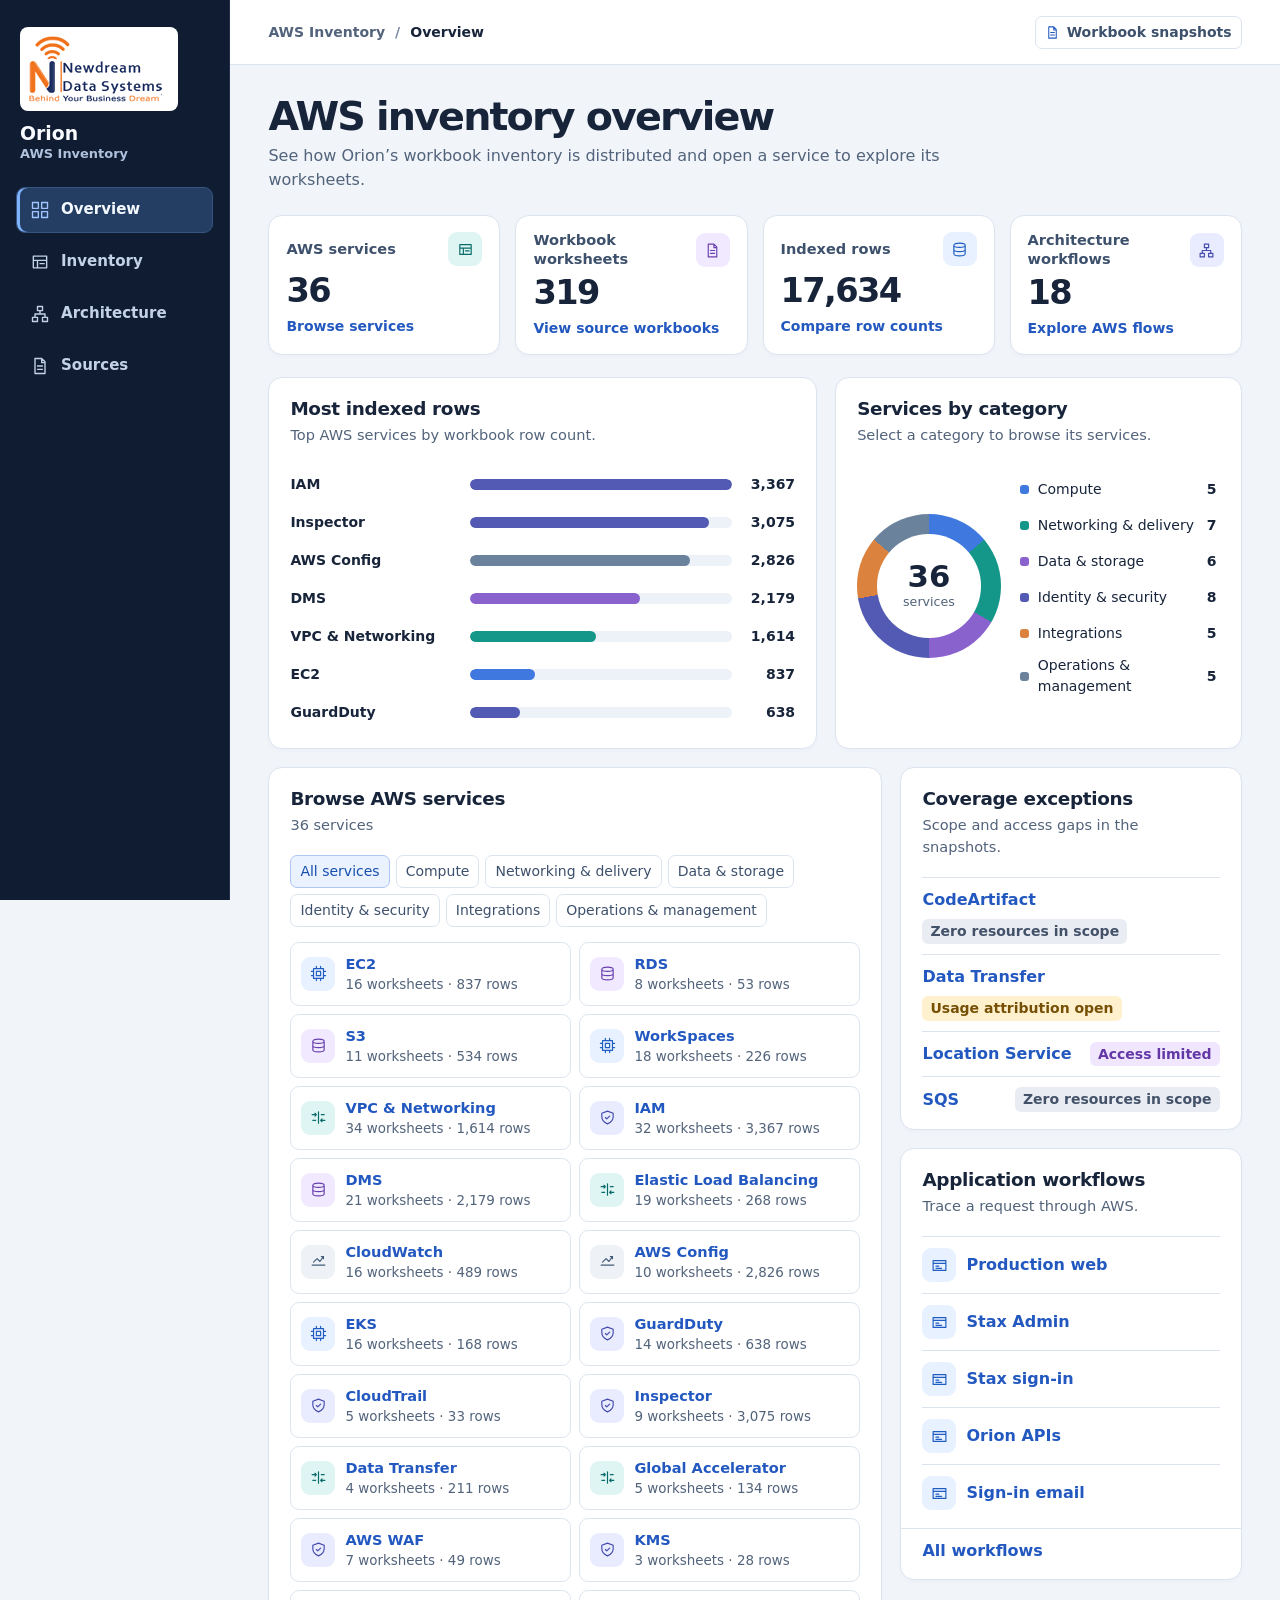
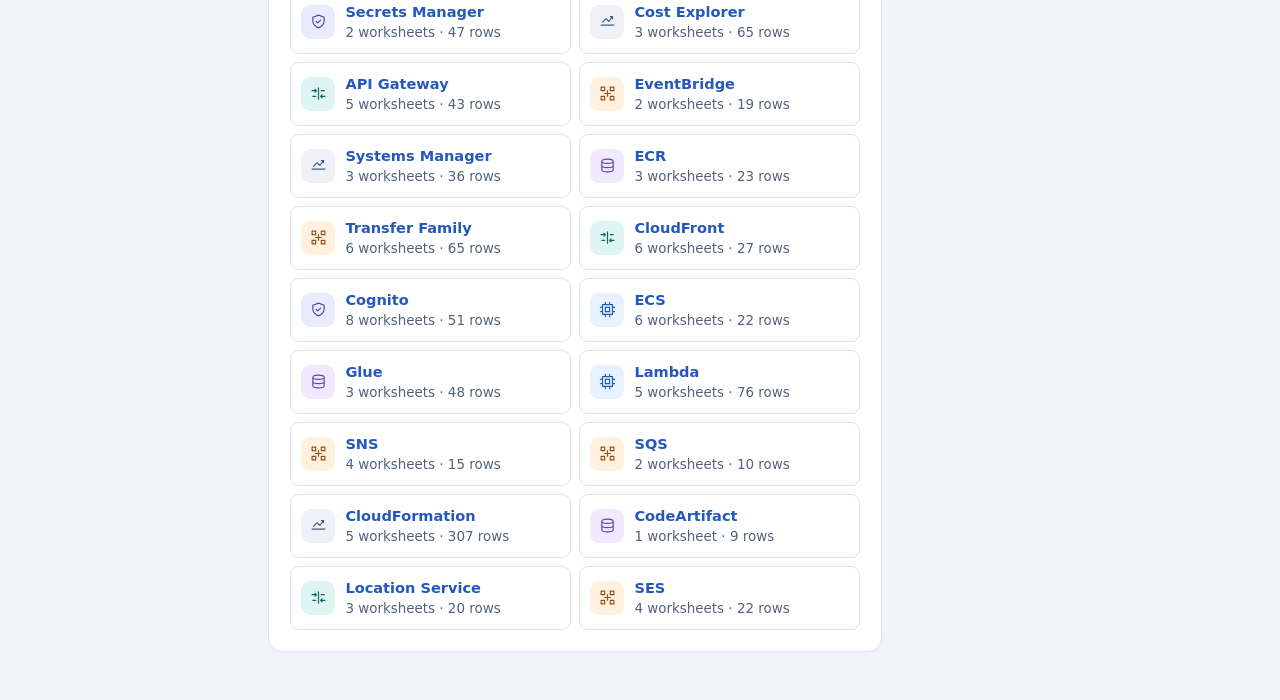
<file: index.html>
<!doctype html>
<html lang="en">
<head>
    <meta charset="utf-8">
    <meta name="viewport" content="width=device-width, initial-scale=1">
    <title>Overview | Orion AWS Inventory</title>
    <link rel="icon" type="image/png" href="assets/branding/favicon.png">
    <link rel="stylesheet" href="assets/site.css">
    <script defer src="assets/jquery.min.js"></script>
    <script defer src="assets/data.js"></script>
    <script defer src="assets/worksheet-data.js"></script>
    <script defer src="assets/architecture-data.js"></script>
    <script defer src="assets/site.js"></script>
</head>
<body>
    <a class="skip" href="#main">Skip to content</a>
    <aside class="sidebar" id="sidebar">
        <div class="sidebar-head">
            <a class="brand" href="index.html">
                <span class="brand-logo"><img src="assets/branding/NDS_Logo.png" alt="Newdream Data Systems" width="140" height="70"></span>
                <span>Orion <small>AWS Inventory</small></span>
            </a>
            <button id="menu-close" class="icon-button menu-close" type="button" aria-label="Close menu" data-icon="close"></button>
        </div>
        <nav aria-label="Main navigation">
                <a href="index.html" data-icon="overview" aria-current="page">Overview</a>
                <a href="inventory.html" data-icon="inventory">Inventory</a>
                <a href="architecture.html" data-icon="architecture">Architecture</a>
                <a href="sources.html" data-icon="sources">Sources</a>
        </nav>
    </aside>
    <div class="menu-shade" id="menu-shade" hidden></div>
    <div class="workspace">
        <header class="topbar">
            <div class="topbar-location">
                <button type="button" id="menu-open" class="icon-button menu-open" aria-label="Open menu" aria-expanded="false" aria-controls="sidebar" data-icon="menu"></button>
                <span class="mobile-brand">Orion AWS Inventory</span>
                <span class="topbar-parent">AWS Inventory</span>
                <span class="breadcrumb-divider" aria-hidden="true">/</span>
                <span class="topbar-page">Overview</span>
            </div>
            <a class="snapshot" href="sources.html" data-icon="sources">Workbook snapshots</a>
        </header>
        <main id="main" tabindex="-1">
        <div class="pagehead">
            <h1>AWS inventory overview</h1>
            <p>See how Orion’s workbook inventory is distributed and open a service to explore its worksheets.</p>
        </div>
        <section id="summary" class="stats" aria-label="Inventory summary"></section>
        <div class="overview-grid overview-charts">
            <section class="panel" aria-labelledby="volume-heading">
                <div class="section-title">
                    <div><h2 id="volume-heading">Most indexed rows</h2><p>Top AWS services by workbook row count.</p></div>
                </div>
                <ol id="service-volume" class="volume-chart" aria-labelledby="volume-heading"></ol>
            </section>
            <section class="panel" aria-labelledby="category-heading">
                <div class="section-title"><div><h2 id="category-heading">Services by category</h2><p>Select a category to browse its services.</p></div></div>
                <div class="category-chart">
                    <div class="category-ring" id="category-ring" aria-hidden="true">
                        <div><strong id="category-total"></strong><span>services</span></div>
                    </div>
                    <ul id="category-legend" class="category-legend"></ul>
                </div>
            </section>
        </div>
        <div class="overview-grid overview-browse">
            <section class="panel service-directory" id="service-coverage" aria-labelledby="service-heading">
                <div class="section-title">
                    <div><h2 id="service-heading" tabindex="-1">Browse AWS services</h2><p id="directory-count" role="status"></p></div>
                </div>
                <div id="category-filters" class="category-filters" role="group" aria-label="Filter services by category"></div>
                <ul id="service-directory" class="service-cards"></ul>
            </section>
            <aside class="overview-aside" aria-label="Coverage and workflows">
                <section class="panel" aria-labelledby="evidence-heading">
                    <div class="section-title"><div><h2 id="evidence-heading">Coverage exceptions</h2><p>Scope and access gaps in the snapshots.</p></div></div>
                    <ul id="exceptions" class="overview-list"></ul>
                </section>
                <section class="panel" aria-labelledby="application-heading">
                    <div class="section-title"><div><h2 id="application-heading">Application workflows</h2><p>Trace a request through AWS.</p></div></div>
                    <ul id="featured-flows" class="overview-list"></ul>
                    <div class="panel-footer"><a href="architecture.html">All workflows</a></div>
                </section>
            </aside>
        </div>
        </main>
    </div>
</body>
</html>
</file>
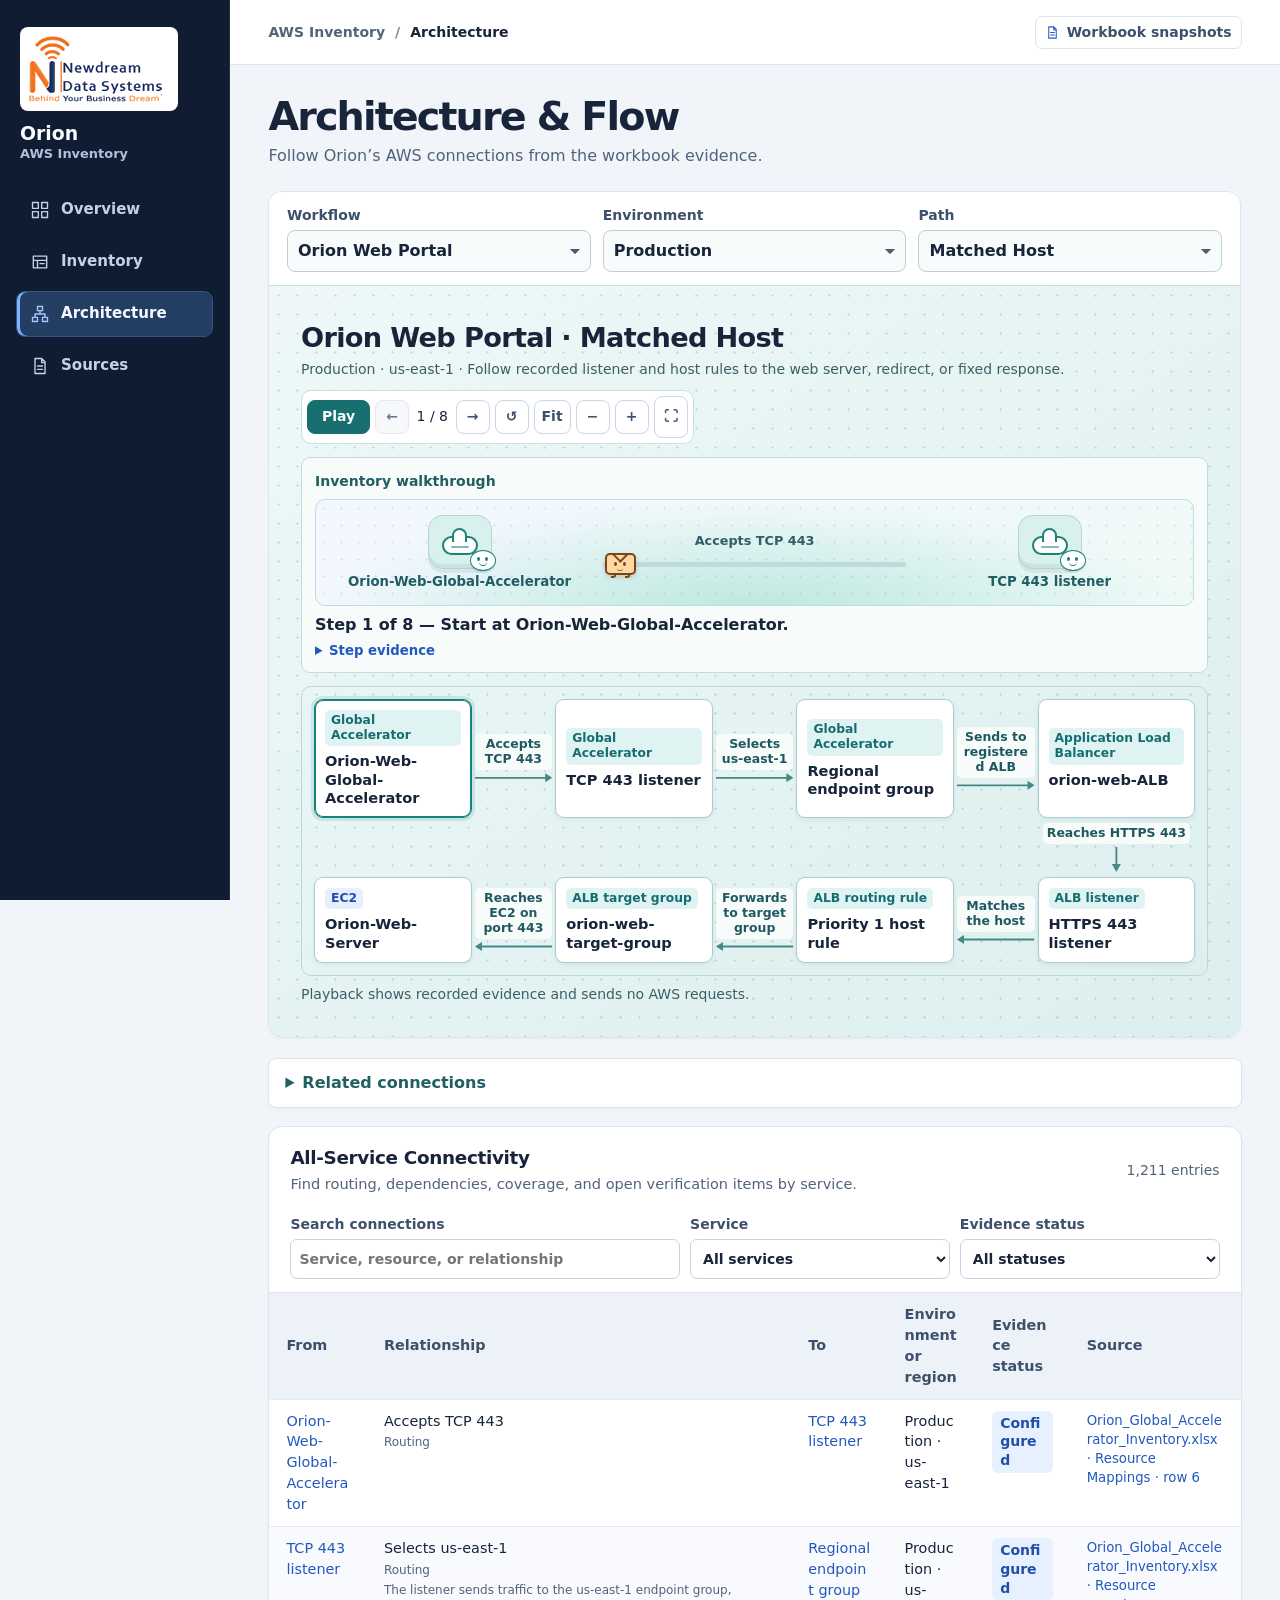
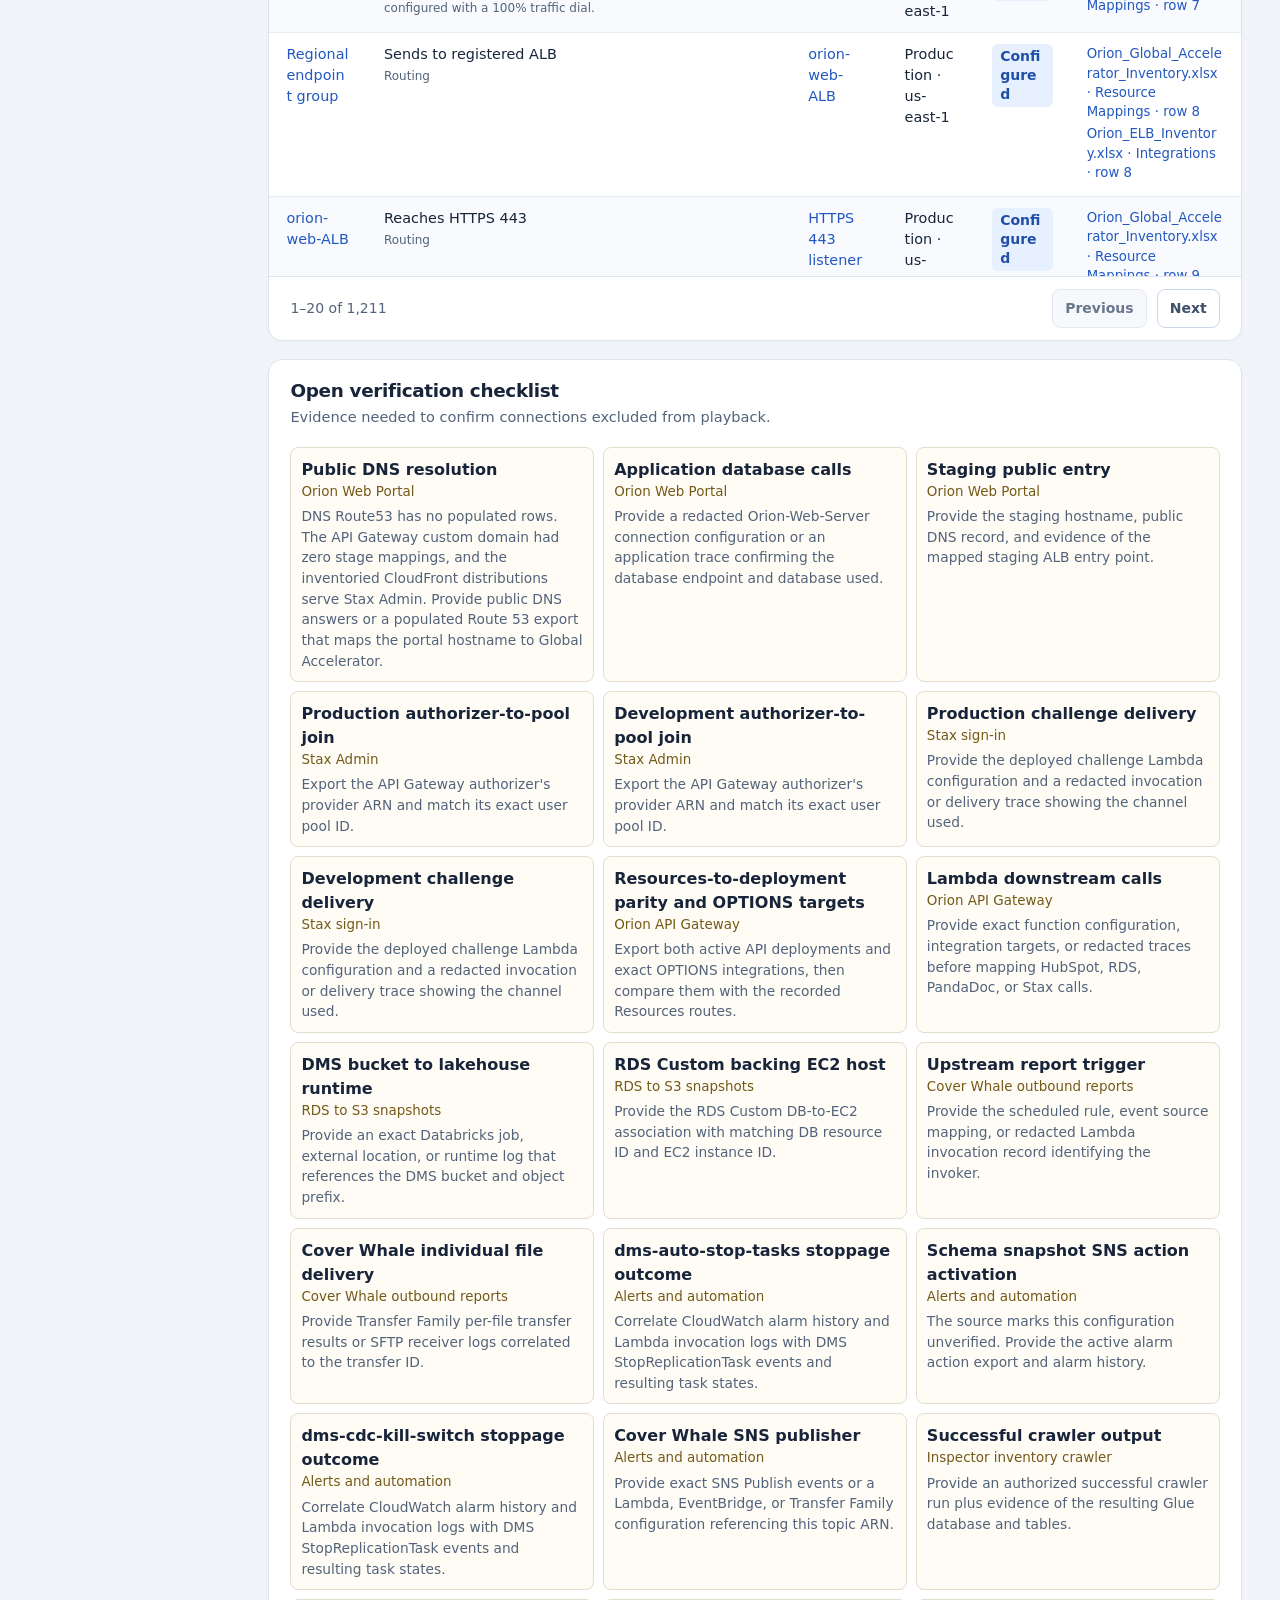
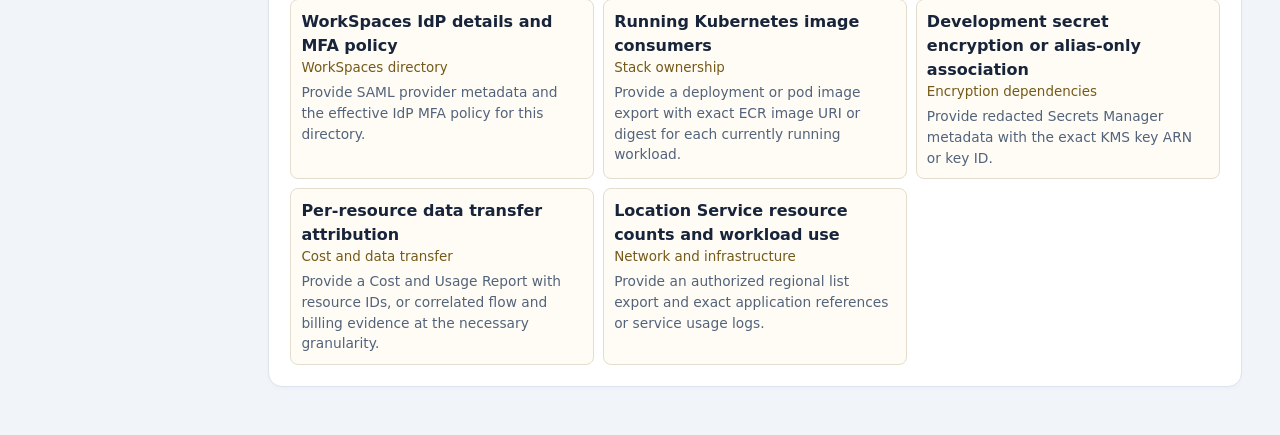
<file: architecture.html>
<!doctype html>
<html lang="en">
<head>
    <meta charset="utf-8">
    <meta name="viewport" content="width=device-width, initial-scale=1">
    <title>Architecture | Orion AWS Inventory</title>
    <link rel="icon" type="image/png" href="assets/branding/favicon.png">
    <link rel="stylesheet" href="assets/site.css">
    <link rel="stylesheet" href="assets/architecture.css">
    <script defer src="assets/jquery.min.js"></script>
    <script defer src="assets/data.js"></script>
    <script defer src="assets/worksheet-data.js"></script>
    <script defer src="assets/site.js"></script>
    <script defer src="assets/architecture-data.js"></script>
    <script defer src="assets/architecture.js"></script>
</head>
<body>
    <a class="skip" href="#main">Skip to content</a>
    <aside class="sidebar" id="sidebar">
        <div class="sidebar-head">
            <a class="brand" href="index.html">
                <span class="brand-logo"><img src="assets/branding/NDS_Logo.png" alt="Newdream Data Systems" width="140" height="70"></span>
                <span>Orion <small>AWS Inventory</small></span>
            </a>
            <button id="menu-close" class="icon-button menu-close" type="button" aria-label="Close menu" data-icon="close"></button>
        </div>
        <nav aria-label="Main navigation">
                <a href="index.html" data-icon="overview">Overview</a>
                <a href="inventory.html" data-icon="inventory">Inventory</a>
                <a href="architecture.html" data-icon="architecture" aria-current="page">Architecture</a>
                <a href="sources.html" data-icon="sources">Sources</a>
        </nav>
    </aside>
    <div class="menu-shade" id="menu-shade" hidden></div>
    <div class="workspace">
        <header class="topbar">
            <div class="topbar-location">
                <button type="button" id="menu-open" class="icon-button menu-open" aria-label="Open menu" aria-expanded="false" aria-controls="sidebar" data-icon="menu"></button>
                <span class="mobile-brand">Orion AWS Inventory</span>
                <span class="topbar-parent">AWS Inventory</span>
                <span class="breadcrumb-divider" aria-hidden="true">/</span>
                <span class="topbar-page">Architecture</span>
            </div>
            <a class="snapshot" href="sources.html" data-icon="sources">Workbook snapshots</a>
        </header>
        <main id="main" tabindex="-1">
        <div class="pagehead">
            <h1>Architecture &amp; Flow</h1>
            <p>Follow Orion’s AWS connections from the workbook evidence.</p>
        </div>
        <section class="panel flow-panel" id="flow-focus" aria-labelledby="flow-title">
            <div class="flow-toolbar">
                <label class="flow-picker">Workflow<select id="flow-catalog"></select></label>
                <label class="flow-picker" id="environment-picker">Environment<select id="flow-environment"></select></label>
                <label class="flow-picker" id="branch-picker">Path<select id="flow-branch"></select></label>
            </div>
            <div class="flow-canvas">
                <div class="walk-head">
                    <div><h2 id="flow-title"></h2><p id="flow-caption"></p></div>
                    <div class="walk-controls" role="group" aria-label="Playback and view controls">
                      <div class="walk-control-group">
                        <button class="button walk-play" id="walk-play" type="button">Play</button>
                        <button class="button" id="walk-prev" type="button" title="Previous step" aria-label="Previous step">←</button>
                        <output id="walk-counter" aria-label="Step"></output>
                        <button class="button" id="walk-next" type="button" title="Next step" aria-label="Next step">→</button>
                        <button class="button" id="walk-replay" type="button" title="Replay from the first step" aria-label="Replay">↺</button>
                      </div>
                      <div class="walk-control-group">
                        <button class="button" id="walk-fit" type="button" title="Fit the diagram to the canvas">Fit</button>
                        <button class="button" id="walk-out" type="button" title="Zoom out" aria-label="Zoom out">−</button>
                        <button class="button" id="walk-in" type="button" title="Zoom in" aria-label="Zoom in">+</button>
                        <button class="button" id="flow-expand" type="button" title="Open full-screen diagram" aria-label="Open full-screen diagram">⛶</button>
                        <button class="button" id="walk-narration" type="button" aria-pressed="false" title="Use an offline voice for spoken narration" hidden>Narration</button>
                      </div>
                    </div>
                </div>
                <div class="walk-explanation" aria-labelledby="walk-label">
                    <strong id="walk-label">Inventory walkthrough</strong>
                    <div id="story-scene" class="story-scene" aria-hidden="true">
                        <div id="story-from" class="story-actor"></div>
                        <div class="story-crossing" id="story-crossing">
                            <span id="story-cue" class="story-cue"></span>
                            <span class="story-rail"><span class="story-trail"></span><span id="story-packet" class="story-packet"><i><span class="packet-face"></span><span class="packet-feet"></span></i></span></span>
                        </div>
                        <div id="story-to" class="story-actor"></div>
                    </div>
                    <p id="walk-step" role="status"></p>
                    <p id="story-reset-note" class="story-reset-note" hidden>Walkthrough complete. Returning to step 1.</p>
                    <details class="walk-step-sources"><summary>Step evidence</summary><div id="walk-evidence" class="walk-evidence"></div></details>
                </div>
                <div id="walk-viewport" class="walk-viewport" tabindex="0" aria-label="Scrollable architecture canvas"><div id="diagrams"></div></div>
                <details class="walk-overlays" id="walk-drilldown" hidden><summary id="walk-drilldown-title"></summary><ul id="walk-records"></ul></details>
                <p class="walk-foot">Playback shows recorded evidence and sends no AWS requests.</p>
            </div>
        </section>
        <details class="panel walk-overlays standalone-connections" id="walk-overlays" hidden>
            <summary>Related connections</summary>
            <ul id="walk-related"></ul>
        </details>
        <section class="panel connectivity" aria-labelledby="connectivity-heading">
            <div class="section-title"><div><h2 id="connectivity-heading">All-Service Connectivity</h2><p>Find routing, dependencies, coverage, and open verification items by service.</p></div><span id="connectivity-count" class="count-label" role="status"></span></div>
            <div class="connectivity-controls">
                <label>Search connections<input id="connectivity-search" type="search" placeholder="Service, resource, or relationship"></label>
                <label>Service<select id="connectivity-service"></select></label>
                <label>Evidence status<select id="connectivity-status"></select></label>
            </div>
            <div class="table-wrap connectivity-scroll" tabindex="0" role="region" aria-label="All-service connectivity table">
                <table aria-labelledby="connectivity-heading"><thead><tr><th scope="col">From</th><th scope="col">Relationship</th><th scope="col">To</th><th scope="col">Environment or region</th><th scope="col">Evidence status</th><th scope="col">Source</th></tr></thead><tbody id="connectivity-rows"></tbody></table>
            </div>
            <nav class="pager" aria-label="Connection pages"><span id="connectivity-range"></span><div class="page-buttons"><button class="button" id="connectivity-prev" type="button">Previous</button><button class="button" id="connectivity-next" type="button">Next</button></div></nav>
        </section>
        <section class="panel connectivity" aria-labelledby="gaps-heading">
            <div class="section-title"><div><h2 id="gaps-heading">Open verification checklist</h2><p>Evidence needed to confirm connections excluded from playback.</p></div></div>
            <ul id="verification-gaps" class="verification-gaps"></ul>
        </section>
        <dialog id="flow-expanded-view" class="flow-expanded-view" aria-labelledby="flow-title"></dialog>
        </main>
    </div>
</body>
</html>
</file>
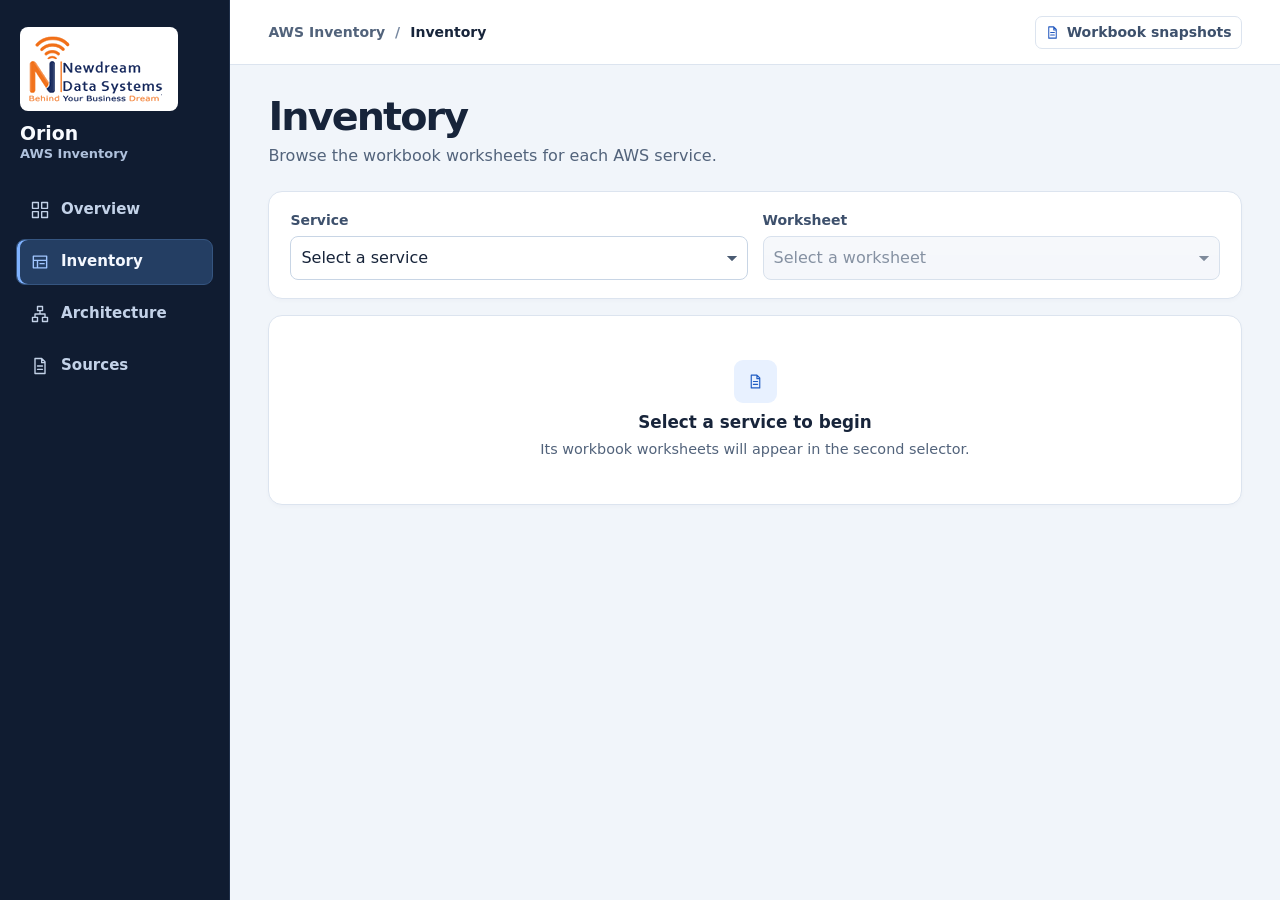
<file: inventory.html>
<!doctype html>
<html lang="en">
<head>
    <meta charset="utf-8">
    <meta name="viewport" content="width=device-width, initial-scale=1">
    <title>Inventory | Orion AWS Inventory</title>
    <link rel="icon" type="image/png" href="assets/branding/favicon.png">
    <link rel="stylesheet" href="assets/site.css">
    <script defer src="assets/jquery.min.js"></script>
    <script defer src="assets/data.js"></script>
    <script defer src="assets/worksheet-data.js"></script>
    <script defer src="assets/site.js"></script>
</head>
<body>
    <a class="skip" href="#main">Skip to content</a>
    <aside class="sidebar" id="sidebar">
        <div class="sidebar-head">
            <a class="brand" href="index.html">
                <span class="brand-logo"><img src="assets/branding/NDS_Logo.png" alt="Newdream Data Systems" width="140" height="70"></span>
                <span>Orion <small>AWS Inventory</small></span>
            </a>
            <button id="menu-close" class="icon-button menu-close" type="button" aria-label="Close menu" data-icon="close"></button>
        </div>
        <nav aria-label="Main navigation">
                <a href="index.html" data-icon="overview">Overview</a>
                <a href="inventory.html" data-icon="inventory" aria-current="page">Inventory</a>
                <a href="architecture.html" data-icon="architecture">Architecture</a>
                <a href="sources.html" data-icon="sources">Sources</a>
        </nav>
    </aside>
    <div class="menu-shade" id="menu-shade" hidden></div>
    <div class="workspace">
        <header class="topbar">
            <div class="topbar-location">
                <button type="button" id="menu-open" class="icon-button menu-open" aria-label="Open menu" aria-expanded="false" aria-controls="sidebar" data-icon="menu"></button>
                <span class="mobile-brand">Orion AWS Inventory</span>
                <span class="topbar-parent">AWS Inventory</span>
                <span class="breadcrumb-divider" aria-hidden="true">/</span>
                <span class="topbar-page">Inventory</span>
            </div>
            <a class="snapshot" href="sources.html" data-icon="sources">Workbook snapshots</a>
        </header>
        <main id="main" tabindex="-1">
        <div class="pagehead">
            <h1>Inventory</h1>
            <p>Browse the workbook worksheets for each AWS service.</p>
        </div>
        <div class="panel inventory-selectors" role="group" aria-label="Choose inventory worksheet">
            <label>Service<select id="service"><option value="">Select a service</option></select></label>
            <label>Worksheet<select id="sheet" disabled><option value="">Select a worksheet</option></select></label>
        </div>
        <section class="panel inventory-panel" aria-label="Worksheet inventory">
            <div class="section-title worksheet-title" id="worksheet-title" hidden>
                <div><h2 id="inventory-heading"></h2><p id="table-hint"></p></div>
                <span id="result" class="count-label" role="status"></span>
            </div>
            <div class="worksheet-search" id="worksheet-search" hidden>
                <label>Search this worksheet<input id="worksheet-query" type="search" placeholder="Search worksheet rows"></label>
            </div>
            <div id="inventory-tables"></div>
            <div class="empty-state" id="empty-inventory" role="status">
                <span class="accent-icon accent-compute" data-icon="sources"></span>
                <strong>Select a service to begin</strong>
                <p>Its workbook worksheets will appear in the second selector.</p>
            </div>
            <nav class="pager" id="inventory-pager" aria-label="Inventory pages" hidden>
                <span id="page-range"></span>
                <div class="page-buttons"><button type="button" id="prev" class="button">Previous</button><span id="page-indicator" role="status"></span><button type="button" id="next" class="button">Next</button></div>
            </nav>
        </section>
        <dialog id="resource" aria-labelledby="resource-title">
            <div class="dialog-body">
                <div class="detail-top"><span id="resource-service"></span><form method="dialog"><button class="button" autofocus>Close</button></form></div>
                <h2 id="resource-title"></h2>
                <div id="resource-evidence"></div>
                <section class="detail-source" aria-labelledby="source-heading">
                    <h3 id="source-heading">Source reference</h3><p id="resource-source"></p><a id="resource-worksheet">Browse worksheet records</a>
                </section>
                <dl id="resource-meta"></dl>
            </div>
        </dialog>
        </main>
    </div>
</body>
</html>
</file>
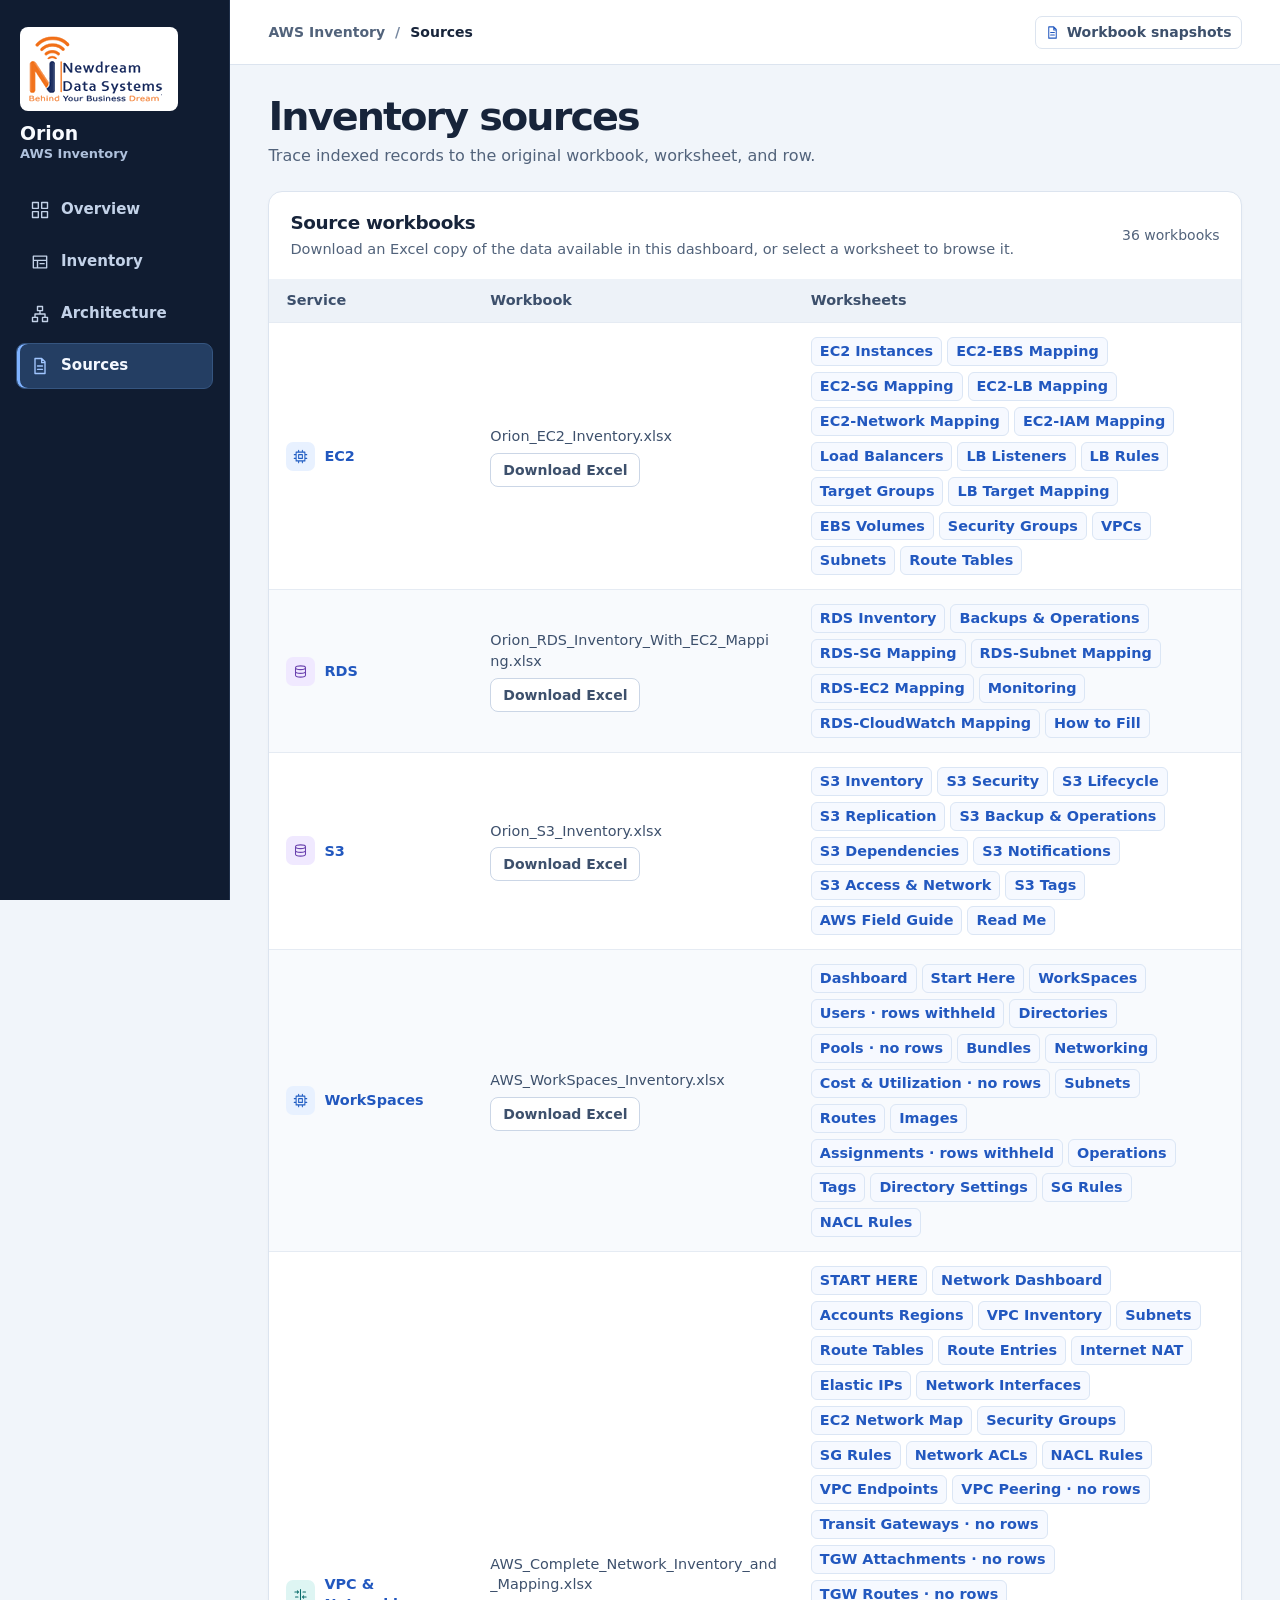
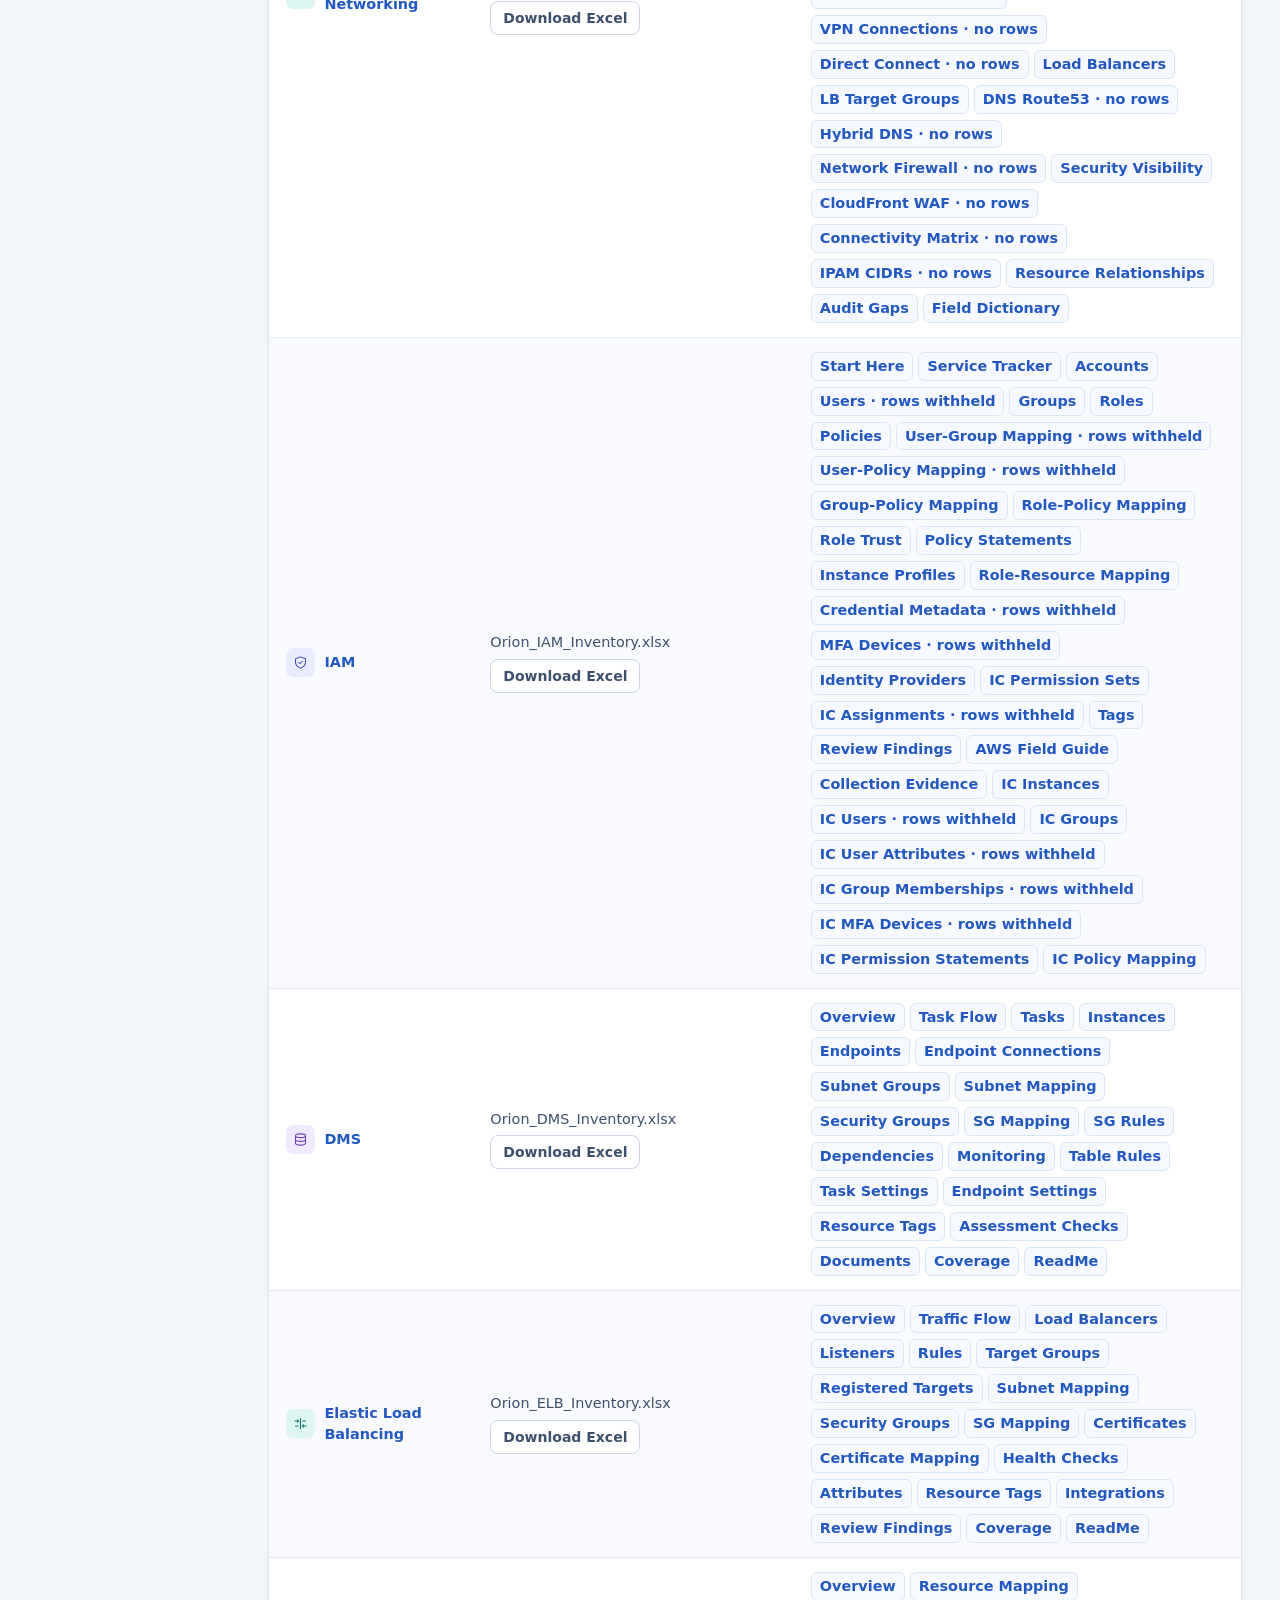
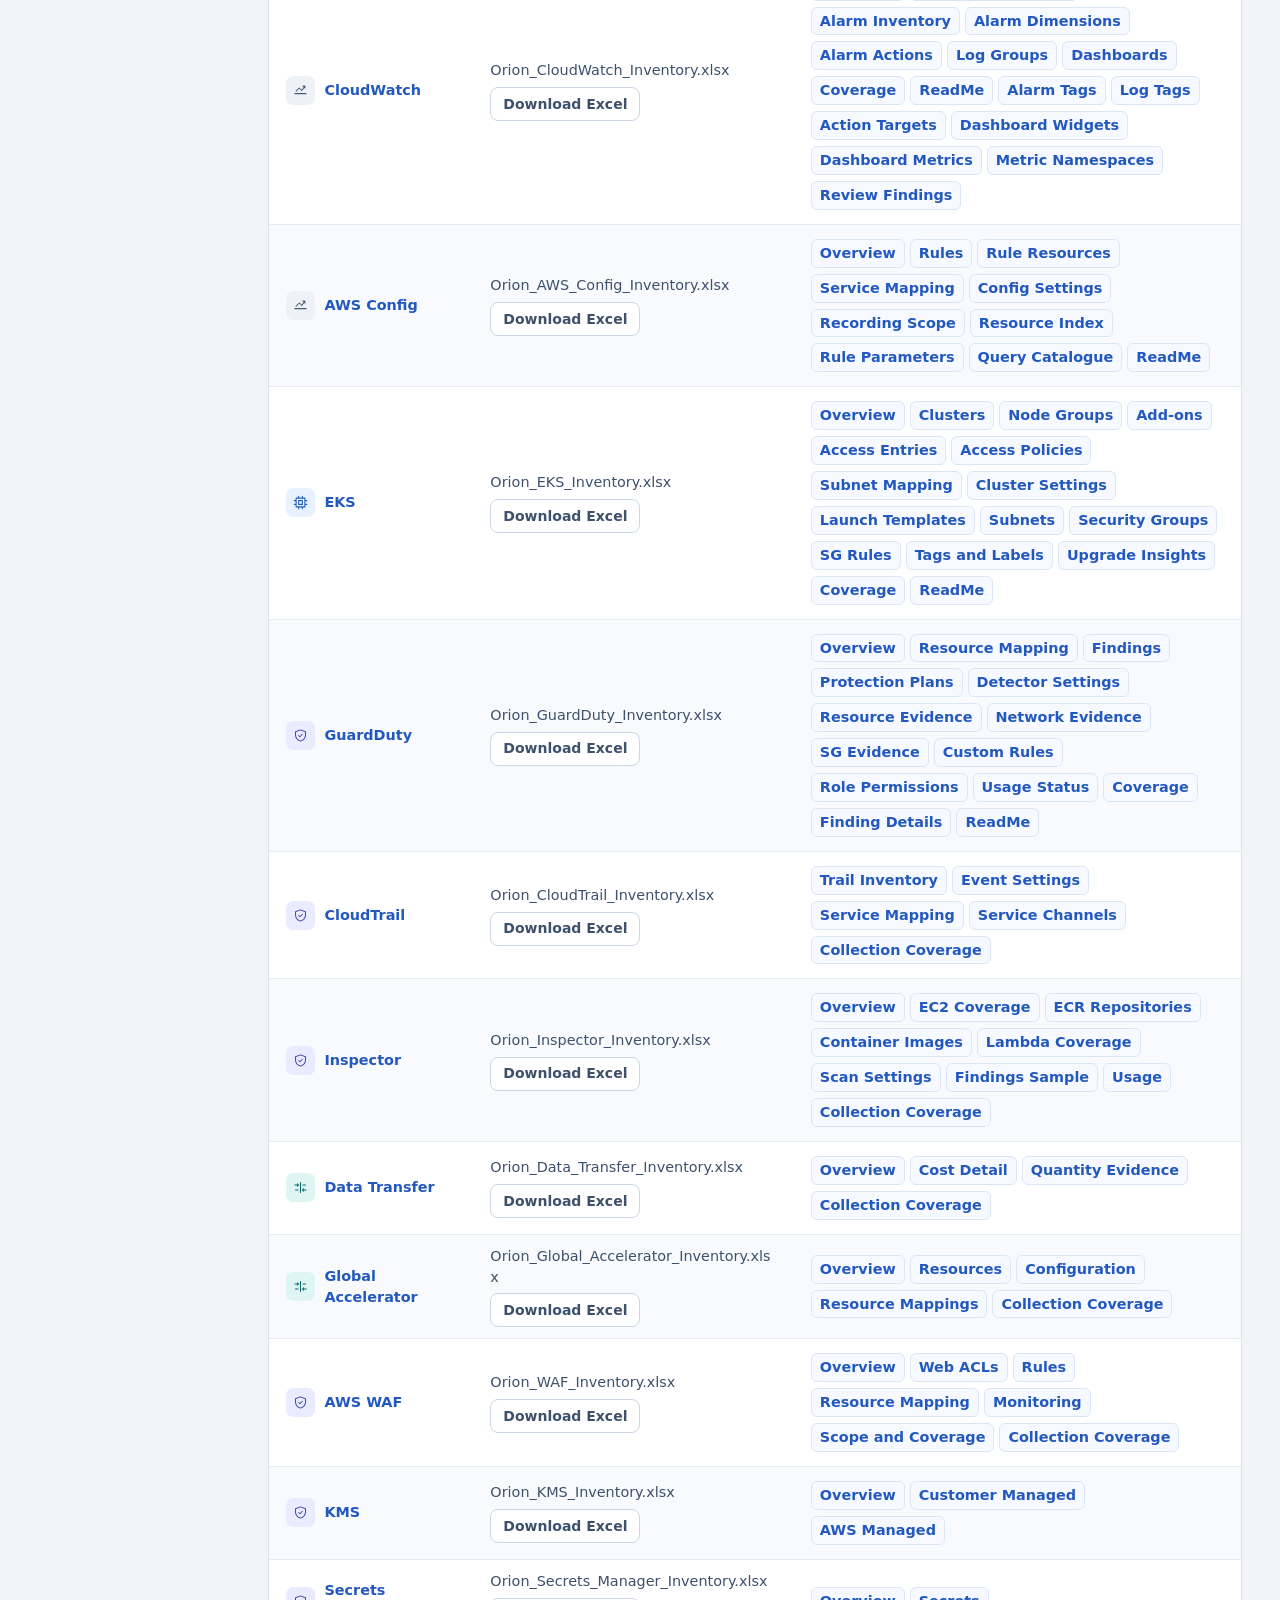
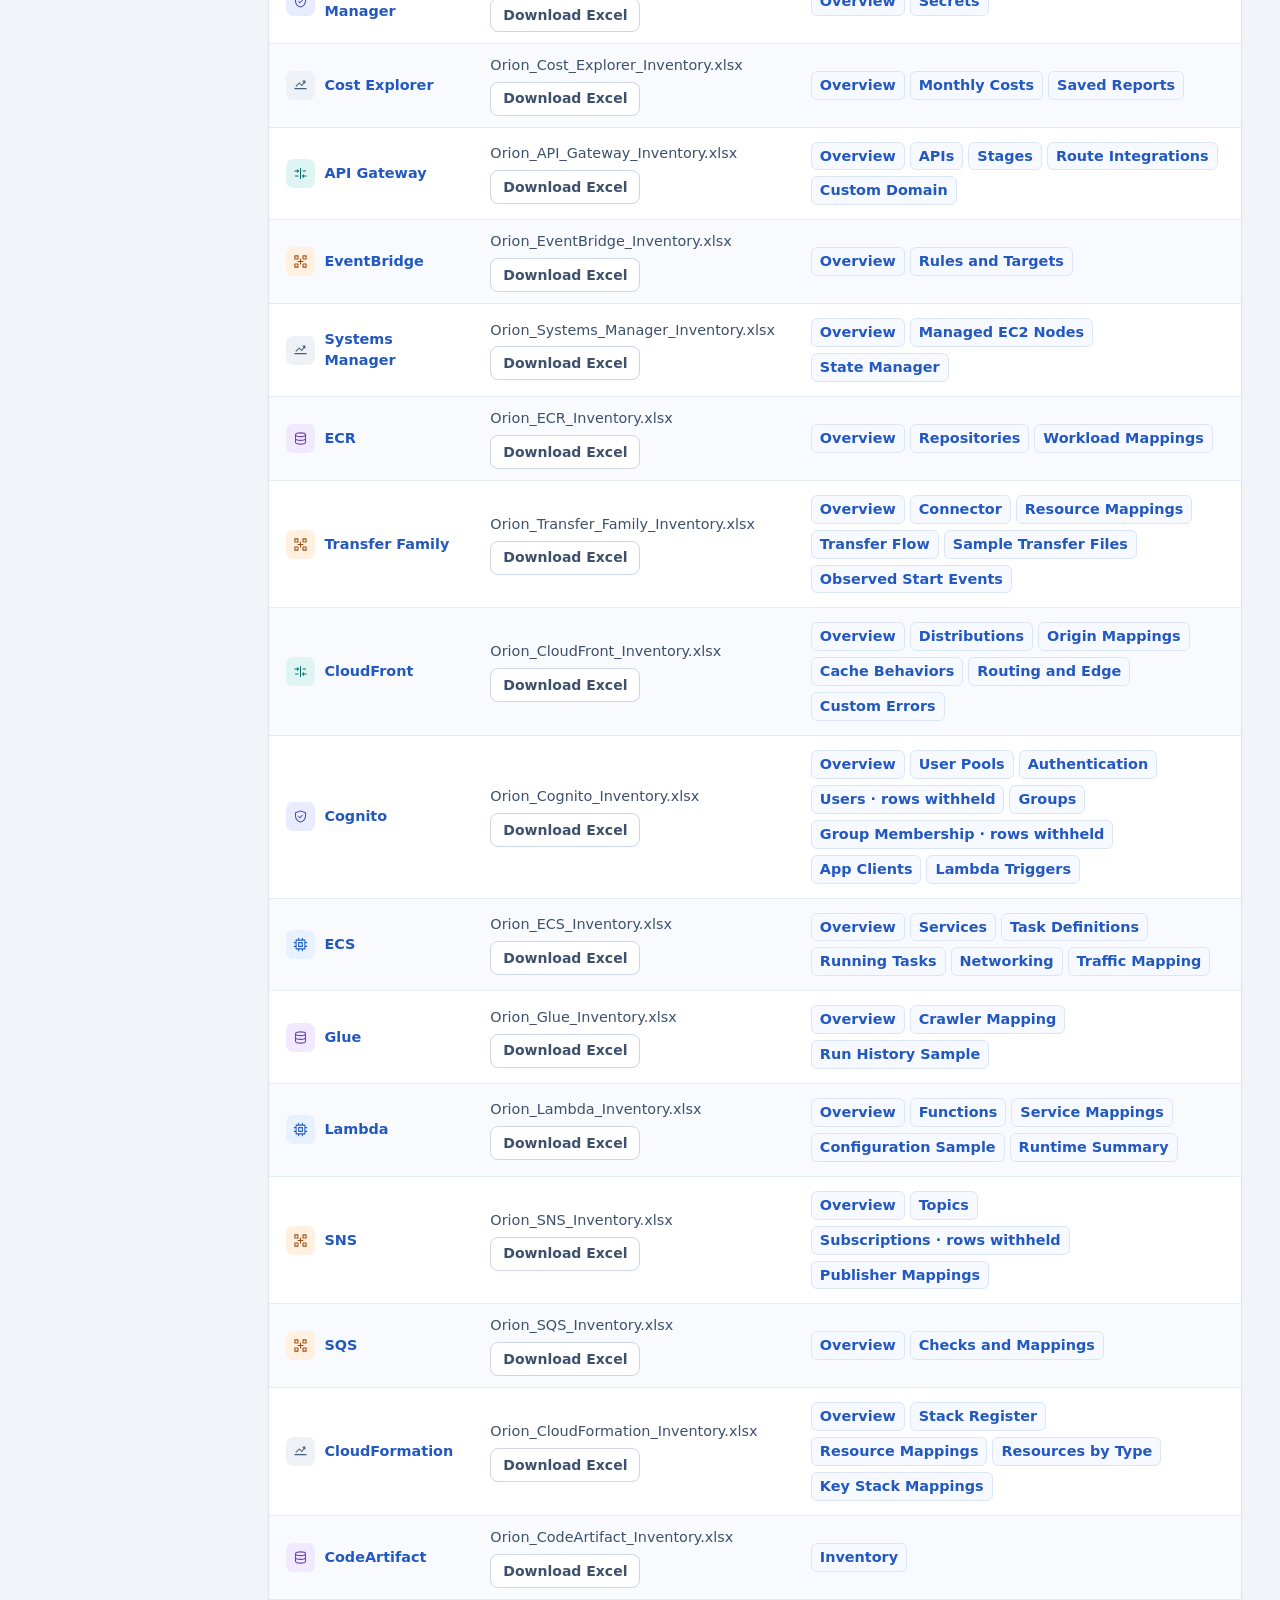
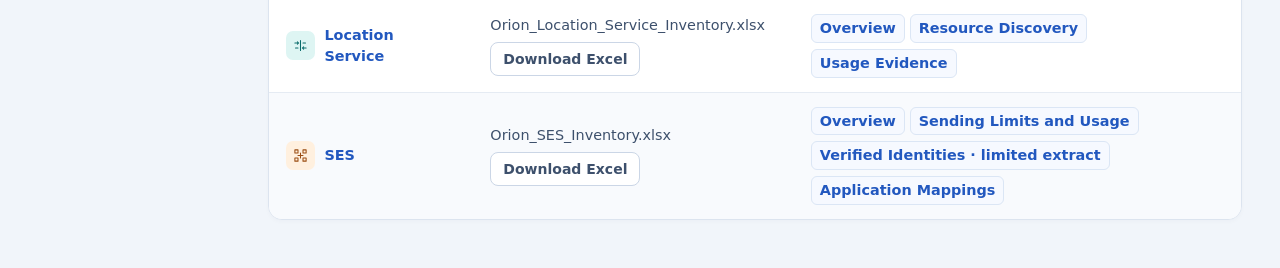
<file: sources.html>
<!doctype html>
<html lang="en">
<head>
    <meta charset="utf-8">
    <meta name="viewport" content="width=device-width, initial-scale=1">
    <title>Sources | Orion AWS Inventory</title>
    <link rel="icon" type="image/png" href="assets/branding/favicon.png">
    <link rel="stylesheet" href="assets/site.css">
    <script defer src="assets/jquery.min.js"></script>
    <script defer src="assets/data.js"></script>
    <script defer src="assets/worksheet-data.js"></script>
    <script defer src="assets/site.js"></script>
</head>
<body>
    <a class="skip" href="#main">Skip to content</a>
    <aside class="sidebar" id="sidebar">
        <div class="sidebar-head">
            <a class="brand" href="index.html">
                <span class="brand-logo"><img src="assets/branding/NDS_Logo.png" alt="Newdream Data Systems" width="140" height="70"></span>
                <span>Orion <small>AWS Inventory</small></span>
            </a>
            <button id="menu-close" class="icon-button menu-close" type="button" aria-label="Close menu" data-icon="close"></button>
        </div>
        <nav aria-label="Main navigation">
                <a href="index.html" data-icon="overview">Overview</a>
                <a href="inventory.html" data-icon="inventory">Inventory</a>
                <a href="architecture.html" data-icon="architecture">Architecture</a>
                <a href="sources.html" data-icon="sources" aria-current="page">Sources</a>
        </nav>
    </aside>
    <div class="menu-shade" id="menu-shade" hidden></div>
    <div class="workspace">
        <header class="topbar">
            <div class="topbar-location">
                <button type="button" id="menu-open" class="icon-button menu-open" aria-label="Open menu" aria-expanded="false" aria-controls="sidebar" data-icon="menu"></button>
                <span class="mobile-brand">Orion AWS Inventory</span>
                <span class="topbar-parent">AWS Inventory</span>
                <span class="breadcrumb-divider" aria-hidden="true">/</span>
                <span class="topbar-page">Sources</span>
            </div>
            <a class="snapshot" href="sources.html" data-icon="sources">Workbook snapshots</a>
        </header>
        <main id="main" tabindex="-1">
        <div class="pagehead">
            <h1>Inventory sources</h1>
            <p>Trace indexed records to the original workbook, worksheet, and row.</p>
        </div>
        <section class="panel" aria-labelledby="source-title">
            <div class="section-title">
                <div><h2 id="source-title">Source workbooks</h2><p>Download an Excel copy of the data available in this dashboard, or select a worksheet to browse it.</p></div>
                <span id="source-count" class="count-label"></span>
            </div>
            <div class="table-wrap">
                <table class="stack-table source-table" aria-labelledby="source-title">
                    <thead><tr><th scope="col">Service</th><th scope="col">Workbook</th><th scope="col">Worksheets</th></tr></thead>
                    <tbody id="source-rows"></tbody>
                </table>
            </div>
        </section>
        </main>
    </div>
</body>
</html>
</file>
<file: assets/site.css>
﻿:root {
  color-scheme: light;
  font-family: "Segoe UI", system-ui, sans-serif;
  --ink: #17243a;
  --muted: #52637b;
  --slate: #3d506c;
  --line: #dce4ef;
  --surface: #fff;
  --workspace: #f1f5fa;
  --navy: #101c31;
  --accent: #2258bf;
  --focus: #4785ec;
  --sidebar-width: 230px;
  --radius: 14px;
}

*, *::before, *::after { box-sizing: border-box; }
[hidden] { display: none !important; }
body { margin: 0; color: var(--ink); background: var(--workspace); line-height: 1.5; }
body.menu-active { overflow: hidden; }
h1, h2, h3, p { margin: 0; }
a { color: var(--accent); text-decoration: none; }
a:hover { text-decoration: underline; text-underline-offset: .18em; }
button, input, select { font: inherit; }
button { cursor: pointer; }
button:disabled { cursor: default; }
:focus-visible { outline: 3px solid var(--focus); outline-offset: 3px; }
.skip { position: fixed; left: 12px; top: 12px; z-index: 10; transform: translateY(-180%); background: white; padding: 10px 16px; border-radius: 8px; }
.skip:focus { transform: none; }
.glyph { display: inline-grid; flex: 0 0 auto; place-items: center; width: 20px; height: 20px; vertical-align: middle; }
.glyph svg { display: block; width: 100%; height: 100%; }

.sidebar {
  position: fixed;
  inset: 0 auto 0 0;
  width: var(--sidebar-width);
  z-index: 5;
  overflow-y: auto;
  padding: 27px 16px;
  color: #fff;
  background: var(--navy);
  border-right: 1px solid #20304a;
}
.sidebar-head { display: flex; align-items: flex-start; justify-content: space-between; margin: 0 4px 25px; gap: 10px; }
.brand { display: grid; min-width: 0; justify-items: start; gap: 12px; color: #f8fbff; font-size: 1.18rem; font-weight: 750; line-height: 1.12; }
.brand:hover { text-decoration: none; }
.brand small { display: block; color: #afc1dc; font-size: .81rem; font-weight: 550; margin-top: 3px; }
.brand-logo { display: block; max-width: 100%; padding: 7px 9px; background: white; border-radius: 8px; }
.brand-logo img { display: block; max-width: 100%; height: auto; }
.sidebar nav { display: grid; gap: 6px; }
.sidebar nav a { display: flex; gap: 11px; align-items: center; min-height: 46px; padding: 9px 13px; border: 1px solid transparent; border-radius: 9px; color: #c3d2e8; font-size: .94rem; font-weight: 600; }
.sidebar nav a:hover { color: #fff; background: #1a2b45; text-decoration: none; }
.sidebar nav [aria-current="page"] { color: #f4f8ff; background: #243e63; border-color: #355580; box-shadow: inset 3px 0 #7fb2ff; }
.sidebar nav [aria-current="page"] .glyph { color: #a1c6ff; }
.menu-open, .menu-close { display: none; }
.menu-shade { position: fixed; inset: 0; z-index: 4; background: #0b162978; }

.workspace { margin-left: var(--sidebar-width); min-width: 0; }
.topbar { display: flex; align-items: center; justify-content: space-between; gap: 12px; min-height: 65px; padding: 10px clamp(20px, 3vw, 48px); background: var(--surface); border-bottom: 1px solid var(--line); font-size: .875rem; }
.topbar-location { display: flex; align-items: center; gap: 10px; color: var(--ink); font-weight: 700; }
.topbar-parent { color: var(--muted); font-weight: 550; }
.mobile-brand { display: none; }
.breadcrumb-divider { color: #7788a0; }
.snapshot { display: flex; align-items: center; gap: 7px; padding: 5px 9px; color: var(--slate); border: 1px solid var(--line); border-radius: 7px; font-weight: 600; }
.snapshot .glyph { width: 15px; height: 15px; color: var(--accent); }
main { max-width: 1680px; min-width: 0; margin: auto; padding: 29px clamp(20px, 3vw, 48px) 48px; }
main:focus { outline: none; }
.pagehead { margin-bottom: 23px; }
.pagehead h1 { margin-bottom: 6px; font-size: clamp(1.9rem, 3.1vw, 2.65rem); line-height: 1.12; letter-spacing: -.047em; font-weight: 760; }
.pagehead p { max-width: 72ch; color: var(--muted); }

.panel { min-width: 0; background: var(--surface); border: 1px solid var(--line); border-radius: var(--radius); box-shadow: 0 2px 4px #13284a06; overflow: clip; }
.section-title { display: flex; justify-content: space-between; align-items: center; gap: 14px; padding: 19px 21px; }
.section-title h2 { font-size: 1.15rem; line-height: 1.25; letter-spacing: -.018em; }
.section-title p { margin-top: 4px; color: var(--muted); font-size: .91rem; }
.button, .icon-button { display: inline-flex; align-items: center; justify-content: center; min-height: 39px; padding: 7px 12px; border: 1px solid #cbd6e6; border-radius: 8px; color: var(--slate); background: #fff; font-size: .875rem; font-weight: 650; }
.button:hover, .icon-button:hover { background: #edf4ff; border-color: #9bb7e4; color: #174caa; text-decoration: none; }
.button:disabled { background: #f6f8fc; border-color: #e3e9f1; color: #68778c; }
.icon-button { padding: 0; min-width: 40px; }
.icon-button.menu-open, .icon-button.menu-close { display: none; }
.accent-icon { --tint: #eef2f7; --tone: #435c79; display: inline-grid; flex: 0 0 auto; place-items: center; width: 34px; height: 34px; border-radius: 9px; background: var(--tint); color: var(--tone); }
.accent-icon .glyph { width: 17px; height: 17px; }
.accent-compute { --tint: #e8f1ff; --tone: #205dc3; }
.accent-network { --tint: #def5f3; --tone: #086b6a; }
.accent-data { --tint: #f0e9ff; --tone: #6941ae; }
.accent-security { --tint: #e9ecff; --tone: #444bad; }
.accent-integrations { --tint: #fff0df; --tone: #9b4d13; }
.status { --status-bg: #edf1f6; --status-ink: #42536b; display: inline-block; max-width: 100%; padding: 3px 8px; border-radius: 6px; background: var(--status-bg); color: var(--status-ink); font-size: .875rem; font-weight: 650; line-height: 1.35; overflow-wrap: anywhere; }
.status-verified { --status-bg: #e1f5e9; --status-ink: #16643f; }
.status-configured { --status-bg: #e7f0ff; --status-ink: #214fa8; }
.status-observed { --status-bg: #dbf4f1; --status-ink: #006764; }
.status-pending { --status-bg: #fff0ce; --status-ink: #765005; }
.status-limited { --status-bg: #f0e7ff; --status-ink: #6338a6; }
.status-zero { --status-bg: #e9edf3; --status-ink: #435169; }
.status-failure { --status-bg: #ffebeb; --status-ink: #a12235; }

.stats { display: grid; grid-template-columns: repeat(4, minmax(0, 1fr)); gap: 15px; margin-bottom: 22px; }
.stat-card { display: grid; align-content: start; gap: 7px; min-width: 0; min-height: 137px; padding: 15px 17px; color: var(--ink); background: var(--surface); border: 1px solid var(--line); border-radius: var(--radius); box-shadow: 0 2px 4px #13284a06; }
.stat-card:hover { border-color: #91b1e7; text-decoration: none; box-shadow: 0 5px 13px #153b7710; }
.stat-top { display: flex; justify-content: space-between; align-items: center; gap: 8px; min-height: 36px; color: var(--slate); font-size: .91rem; font-weight: 650; line-height: 1.3; }
.stat-card strong { font-size: 2.1rem; line-height: 1.04; letter-spacing: -.047em; font-variant-numeric: tabular-nums; }
.stat-action { color: var(--accent); font-size: .875rem; font-weight: 600; }
.overview-grid { display: grid; grid-template-columns: minmax(0, 1.8fr) minmax(280px, 1fr); gap: 18px; align-items: start; }
.overview-charts { grid-template-columns: minmax(0, 1.35fr) minmax(320px, 1fr); align-items: stretch; margin-bottom: 18px; }
.volume-chart, .category-legend, .service-cards { list-style: none; margin: 0; }
.volume-chart { padding: 0 21px 17px; }
.volume-row { display: grid; grid-template-columns: minmax(0, 10.5rem) minmax(0, 1fr) minmax(3.2rem, auto); align-items: center; gap: 12px; min-height: 38px; padding: 5px 0; color: var(--ink); border-radius: 7px; font-size: .875rem; }
.volume-row:hover { background: #f0f5fc; text-decoration: none; }
.volume-row:hover .volume-name { color: var(--accent); text-decoration: underline; }
.volume-name { font-weight: 650; overflow-wrap: anywhere; }
.volume-track { display: block; height: 11px; overflow: hidden; border-radius: 999px; background: #edf2f8; }
.volume-bar { display: block; height: 100%; border-radius: inherit; }
.volume-count { text-align: right; font-variant-numeric: tabular-nums; }
.category-chart { display: grid; grid-template-columns: minmax(95px, .85fr) minmax(0, 1.2fr); align-items: center; gap: 16px; padding: 6px 21px 21px; }
.category-ring { width: min(100%, 154px); aspect-ratio: 1; display: grid; place-items: center; justify-self: center; border-radius: 50%; background: #edf2f8; }
.category-ring > div { display: grid; align-content: center; justify-items: center; width: 72%; aspect-ratio: 1; border-radius: 50%; background: white; }
.category-ring strong { font-size: clamp(1.45rem, 2.4vw, 2.1rem); line-height: 1.1; font-variant-numeric: tabular-nums; }
.category-ring span { font-size: .79rem; color: var(--muted); }
.category-legend { padding: 0; }
.category-legend a { display: grid; grid-template-columns: 10px minmax(0, 1fr) auto; align-items: center; gap: 8px; min-height: 36px; padding: 4px 3px; border-radius: 6px; color: var(--ink); font-size: .875rem; }
.category-legend a:hover { background: #f0f5fc; color: var(--accent); }
.category-swatch { width: 9px; height: 9px; border-radius: 3px; }
.category-legend strong { font-variant-numeric: tabular-nums; }
.category-filters { display: flex; flex-wrap: wrap; gap: 6px; padding: 0 21px 15px; }
.category-filters button { padding: 5px 9px; border: 1px solid var(--line); border-radius: 7px; background: white; color: var(--slate); font-size: .875rem; }
.category-filters button:hover, .category-filters [aria-pressed="true"] { background: #ebf2ff; color: #174fae; border-color: #adc7f3; }
.service-cards { display: grid; grid-template-columns: repeat(auto-fit, minmax(min(100%, 12rem), 1fr)); gap: 8px; padding: 0 21px 21px; }
.overview-service-card { display: flex; align-items: center; gap: 10px; height: 100%; min-height: 62px; padding: 10px; border: 1px solid var(--line); border-radius: 9px; color: var(--ink); }
.overview-service-card:hover { background: #f0f5fc; border-color: #adc7f3; text-decoration: none; }
.overview-service-info { min-width: 0; overflow-wrap: anywhere; }
.overview-service-info strong, .overview-service-info small { display: block; }
.overview-service-info strong { color: var(--accent); font-size: .91rem; }
.overview-service-info small { color: var(--muted); font-size: .84rem; font-variant-numeric: tabular-nums; }
.overview-aside { display: grid; gap: 18px; min-width: 0; }
.overview-list { list-style: none; margin: 0; padding: 0 21px; }
.overview-list li { display: flex; justify-content: space-between; align-items: center; flex-wrap: wrap; gap: 7px 10px; padding: 10px 0; border-top: 1px solid var(--line); }
.overview-list li:last-child { margin-bottom: 7px; }
.overview-list a, .panel-footer a { font-weight: 650; }
.featured-link { display: flex; align-items: center; gap: 10px; padding: 1px 0; width: 100%; }
.panel-footer { padding: 10px 21px 16px; border-top: 1px solid var(--line); }

.table-wrap { min-width: 0; overflow: auto; }
table { width: 100%; border-collapse: separate; border-spacing: 0; text-align: left; font-size: .9rem; line-height: 1.45; }
th, td { padding: 11px 17px; vertical-align: middle; border-bottom: 1px solid #e5ebf3; overflow-wrap: anywhere; }
th { background: #edf2f8; color: var(--slate); font-weight: 700; }
tbody tr:nth-child(even) { background: #f8fafd; }
tbody tr:hover, tbody tr:focus-within { background: #edf4ff; }
tbody tr:last-child td { border-bottom: 0; }
.numeric { text-align: right; font-variant-numeric: tabular-nums; }
.service-link { display: inline-flex; align-items: center; gap: 9px; font-weight: 700; }
.service-link .accent-icon { width: 29px; height: 29px; border-radius: 7px; }
.service-link .glyph { width: 15px; height: 15px; }
.count-label { color: var(--muted); font-size: .875rem; white-space: nowrap; }
.source-table th:nth-child(1) { width: 21%; }
.source-table th:nth-child(2) { width: 33%; }
.workbook-name { color: var(--slate); }
.workbook-name > span { display: block; }
.workbook-download { width: fit-content; min-height: 34px; margin-top: 6px; padding-block: 4px; }
.worksheet-links a { display: inline-block; max-width: 100%; margin: 3px 5px 3px 0; padding: 3px 8px; border: 1px solid #dbe6f5; border-radius: 6px; background: #f6f9ff; font-weight: 600; }
.worksheet-links a:hover { background: #e9f2ff; }

.inventory-selectors { display: grid; grid-template-columns: repeat(2, minmax(0, 1fr)); gap: 15px; padding: 18px 21px; margin-bottom: 16px; }
.inventory-selectors label { display: grid; gap: 5px; min-width: 0; color: var(--slate); font-size: .875rem; font-weight: 650; }
.inventory-selectors select { appearance: none; min-width: 0; width: 100%; min-height: 44px; padding: 8px 30px 8px 10px; border: 1px solid #c8d5e5; border-radius: 8px; color: var(--ink); font-size: 1rem; font-weight: 500; text-overflow: ellipsis; background: linear-gradient(45deg, transparent 48%, #4a5b72 51%) right 15px center / 5px 5px no-repeat, linear-gradient(-45deg, transparent 48%, #4a5b72 51%) right 10px center / 5px 5px no-repeat #fff; }
.inventory-selectors select:disabled { color: var(--muted); background-color: #f2f5fa; }
.worksheet-title > div { min-width: 0; overflow-wrap: anywhere; }
.worksheet-title .count-label { padding: 4px 8px; border-radius: 7px; background: #edf2f8; font-variant-numeric: tabular-nums; }
.worksheet-search { padding: 0 17px 12px; }
.worksheet-search label { display: grid; gap: 4px; max-width: 24rem; color: var(--slate); font-size: .875rem; font-weight: 650; }
.worksheet-search input { width: 100%; min-height: 40px; padding: 6px 8px; color: var(--ink); border: 1px solid #c4d4e5; border-radius: 7px; }
.inventory-scroll {
  border-block: 1px solid var(--line);
  max-height: clamp(24rem, calc(100dvh - 26rem), 54rem);
  scrollbar-color: #a9b9cf #edf2f8;
}
.inventory-scroll:focus-visible { outline-offset: -3px; }
.inventory-table { table-layout: fixed; width: max(100%, var(--data-columns-width)); }
.inventory-table th { position: sticky; top: 0; z-index: 2; padding-block: 8px; box-shadow: 0 1px #d9e2ef; }
.inventory-table td { vertical-align: top; }
.inventory-table tbody tr { --row-bg: white; background: var(--row-bg); cursor: pointer; }
.inventory-table tbody tr:nth-child(even) { --row-bg: #f8fafd; }
.inventory-table tbody tr:hover, .inventory-table tbody tr:focus-within { --row-bg: #edf4ff; }
.sort, .row-button { padding: 0; border: 0; color: var(--accent); background: none; text-align: left; font-weight: 700; }
.row-button { max-width: 100%; min-height: 30px; overflow-wrap: anywhere; line-height: 1.4; }
.worksheet-ref { display: inline-block; max-width: 100%; font-weight: 700; text-decoration: underline; text-underline-offset: .18em; }
.sort { display: inline-flex; align-items: center; gap: 6px; min-height: 27px; color: inherit; }
.sort::after { content: "↕"; flex: 0 0 auto; color: #5b6f8f; font-size: .83rem; }
th[aria-sort="ascending"] .sort::after { content: "↑"; color: var(--accent); }
th[aria-sort="descending"] .sort::after { content: "↓"; color: var(--accent); }
.sort:hover, .row-button:hover { text-decoration: underline; text-underline-offset: .19em; }
.inventory-table .numeric .sort { text-align: right; }
.cell-value { display: -webkit-box; overflow: hidden; -webkit-box-orient: vertical; -webkit-line-clamp: 3; }
.empty-state { padding: 44px 15px; text-align: center; color: var(--muted); }
.empty-state .accent-icon { width: 43px; height: 43px; }
.empty-state strong { display: block; margin: 7px 0 3px; color: var(--ink); font-size: 1.05rem; }
.empty-state p { font-size: .9rem; overflow-wrap: anywhere; }
.pager { display: flex; align-items: center; justify-content: space-between; gap: 11px; padding: 12px 21px; font-size: .875rem; color: var(--muted); }
.page-buttons { display: flex; align-items: center; flex-wrap: wrap; gap: 10px; min-width: 0; }
#page-indicator { min-width: 6ch; text-align: center; font-variant-numeric: tabular-nums; }

dialog { width: min(680px, calc(100% - 30px)); max-height: 88dvh; padding: 0; border: 1px solid var(--line); border-radius: 16px; color: var(--ink); background: white; box-shadow: 0 16px 70px #101c314d; }
dialog::backdrop { background: #0d1b34a1; }
.dialog-body { padding: 22px; }
.detail-top, #resource-evidence { display: flex; align-items: center; justify-content: space-between; flex-wrap: wrap; gap: 9px; }
#resource-title { margin: 11px 0; font-size: clamp(1.3rem, 4vw, 1.8rem); line-height: 1.2; overflow-wrap: anywhere; }
#resource-evidence { justify-content: flex-start; }
.recorded-status { color: var(--muted); font-size: .875rem; overflow-wrap: anywhere; }
.detail-source { margin: 16px 0; padding: 12px; background: #f2f6fc; border: 1px solid var(--line); border-radius: 9px; }
.detail-source h3 { font-size: .95rem; }
.detail-source p { margin: 3px 0; color: var(--slate); overflow-wrap: anywhere; }
.detail-source a { font-size: .875rem; font-weight: 650; }
dl { display: grid; grid-template-columns: minmax(0, 1fr) minmax(0, 2fr); gap: 0 14px; margin: 0; font-size: .9rem; }
dt, dd { padding: 7px 0; margin: 0; border-bottom: 1px solid var(--line); overflow-wrap: anywhere; white-space: pre-wrap; }
dt { color: var(--slate); font-weight: 700; }

.flow-panel { container-type: inline-size; }
.flow-expanded-view { inset: 0; width: 100%; height: 100%; max-width: none; max-height: none; margin: 0; border: 0; border-radius: 0; background: #e3f2f1; }
.flow-expanded-view .flow-panel { border: 0; border-radius: 0; }
.flow-toolbar { display: flex; align-items: end; flex-wrap: wrap; gap: 12px; padding: 13px 18px; border-bottom: 1px solid #cddfdf; background: white; }
.flow-picker { display: grid; gap: 4px; width: min(100%, 17rem); color: var(--slate); font-size: .875rem; font-weight: 650; }
.flow-picker select { width: 100%; min-height: 42px; padding: 6px 30px 6px 10px; appearance: none; color: var(--ink); border: 1px solid #bdcfd5; border-radius: 8px; background: linear-gradient(45deg, transparent 48%, #4a5b72 51%) right 15px center / 5px 5px no-repeat, linear-gradient(-45deg, transparent 48%, #4a5b72 51%) right 10px center / 5px 5px no-repeat #f7fbfb; font-size: 1rem; }
#flow-expand { margin-inline-start: auto; min-height: 42px; }
.flow-canvas { min-width: 0; min-height: 430px; padding: clamp(16px, 2.8vw, 32px); background: radial-gradient(circle, #46808335 1px, transparent 1.25px) 0 0 / 19px 19px, linear-gradient(145deg, #eef8f8, #dcefee); }
.flow-expanded-view .flow-canvas { min-height: calc(100dvh - 76px); }
@media (max-width: 1200px) {
  .overview-grid { grid-template-columns: minmax(0, 1.6fr) minmax(248px, 1fr); gap: 13px; }
  .overview-charts { grid-template-columns: minmax(0, 1.2fr) minmax(290px, 1fr); }
  .stats { gap: 10px; }
  .stat-card { padding-inline: 13px; }
  th, td { padding-inline: 12px; }
}
@media (max-width: 1000px) {
  .overview-grid { grid-template-columns: minmax(0, 1fr); }
  .overview-aside { grid-template-columns: repeat(2, minmax(0, 1fr)); }
}
@media (max-width: 880px) {
  .sidebar { width: min(285px, calc(100% - 35px)); transform: translateX(-100%); visibility: hidden; transition: transform .19s ease, visibility 0s linear .19s; }
  .sidebar.open { transform: none; visibility: visible; transition-delay: 0s; }
  .workspace { margin-left: 0; }
  .icon-button.menu-open, .icon-button.menu-close { display: inline-flex; }
  .menu-close { background: #1c2f4c; color: white; border-color: #40597a; }
  .menu-close:hover { background: #284468; border-color: #5f80ad; color: white; }
  .topbar { min-height: 59px; }
  .topbar-parent { display: none; }
  .mobile-brand { display: inline; line-height: 1.2; }
  .stats { gap: 12px; }
}
@media (max-width: 720px) {
  main { padding: 21px 14px 30px; }
  .topbar { padding-inline: 14px; }
  .pagehead { margin-bottom: 17px; }
  .breadcrumb-divider, .topbar-page { display: none; }
  .stats { grid-template-columns: repeat(2, minmax(0, 1fr)); margin-bottom: 16px; }
  .stat-card { min-height: 126px; }
  .volume-chart, .category-chart, .category-filters, .service-cards { padding-inline: 14px; }
  .section-title { padding: 14px; }
  .inventory-selectors, .pager { padding-inline: 14px; }
  .inventory-scroll { max-height: 55dvh; }
  .inventory-table th, .inventory-table td { padding-inline: 10px; }
  .stack-table, .stack-table tbody { display: block; }
  .stack-table thead { display: none; }
  .stack-table tbody tr:last-child { border-bottom: 0; }
  .stack-table td { display: block; min-width: 0; padding: 0; border: 0; }
  .pager { flex-wrap: wrap; }
  .stack-table tbody tr { display: grid; gap: 6px; padding: 10px 14px; border-bottom: 1px solid var(--line); }
  .source-table .workbook-name { display: block; }
  .flow-toolbar { padding-inline: 14px; }
}
@media (max-width: 470px) {
  .overview-aside { grid-template-columns: minmax(0, 1fr); }
  .flow-picker { width: 100%; }
  #flow-expand { margin-inline-start: 0; }
  .overview-grid { gap: 14px; }
  .section-title .button { text-align: center; }
  .snapshot { font-size: .8rem; }
  .stat-top { align-items: flex-start; font-size: .875rem; }
  .stat-top .accent-icon { width: 28px; height: 28px; }
  .stat-card { min-height: 133px; }
  .stat-action { line-height: 1.25; }
  .volume-row { grid-template-columns: minmax(0, 7.6rem) minmax(0, 1fr) minmax(2.9rem, auto); gap: 8px; }
  .category-chart { gap: 10px; }
  .inventory-selectors { grid-template-columns: minmax(0, 1fr); gap: 10px; }
  .page-buttons { justify-content: space-between; flex: 1 1 auto; }
  .pager { gap: 7px; }
  .dialog-body { padding: 15px; }
}
@media (prefers-reduced-motion: reduce) { *, *::before, *::after { transition: none !important; } }
</file>
<file: assets/architecture.css>
.flow-panel { margin-bottom: 20px; }
.flow-toolbar { align-items: end; }
.flow-picker { flex: 1 1 200px; width: auto; max-width: none; }
.walk-head { display: flex; justify-content: space-between; align-items: start; flex-wrap: wrap; gap: 10px; }
.walk-head > div:first-child { min-width: 0; }
.walk-head h2 { font-size: clamp(1.2rem, 2.8vw, 1.7rem); letter-spacing: -.025em; }
.walk-head p, .walk-foot { color: #3c5f65; font-size: .875rem; }
.walk-controls { display: flex; flex-wrap: wrap; align-items: center; gap: 5px; padding: 5px; background: #fff; border: 1px solid #c8e0de; border-radius: 10px; }
.walk-control-group { display: flex; align-items: center; gap: 5px; }
.walk-controls .button { min-width: 34px; min-height: 34px; padding: 3px 7px; }
.walk-controls .walk-play { min-width: 63px; color: white; background: #176f70; border-color: #176f70; }
.walk-controls .walk-play:hover { background: #125a5d; }
#walk-counter { min-width: 4.1ch; text-align: center; padding: 0 2px; font-size: .875rem; font-variant-numeric: tabular-nums; }
.walk-explanation { padding: 11px 13px; margin: 13px 0; border: 1px solid #c1dcdb; border-radius: 9px; background: #f7fcfb; }
.walk-explanation strong { color: #215e64; font-size: .875rem; }
.walk-explanation p { margin: 7px 0 3px; font-weight: 600; overflow-wrap: anywhere; }
.walk-step-sources { margin-top: 4px; font-size: .83rem; }
.walk-step-sources summary { width: fit-content; color: var(--accent); cursor: pointer; font-weight: 650; }
.walk-step-sources .walk-evidence { margin-top: 5px; }
#walk-narration[aria-pressed="true"] { color: #125a5d; border-color: #74b7b2; background: #e3f4f1; }
.story-scene { --story-progress: 0; display: grid; grid-template-columns: minmax(0, 1fr) minmax(88px, 1.15fr) minmax(0, 1fr); align-items: center; gap: 12px; margin-top: 6px; padding: 15px 12px; background: radial-gradient(circle, #378c8b24 1px, transparent 1.2px) 0 0 / 17px 17px, radial-gradient(ellipse at 50% 110%, #b9e7de, transparent 70%), linear-gradient(150deg, #f3f7ff, #effaf7); border: 1px solid #bddee2; border-radius: 10px; }
.story-scene.is-ended { grid-template-columns: minmax(0, 1fr); }
.story-actor { display: grid; justify-items: center; gap: 5px; align-content: center; min-width: 0; text-align: center; }
.story-actor strong { max-width: 100%; font-size: .83rem; line-height: 1.2; overflow-wrap: anywhere; }
.story-art { --art-bg: #e4eafa; --art-ink: #516594; position: relative; display: grid; place-items: center; width: 64px; height: 54px; border: 1px solid #34455a30; border-radius: 15px; background: var(--art-bg); color: var(--art-ink); box-shadow: inset 0 -4px #15285312, 0 4px 0 #29416415; }
.story-art > i { position: relative; display: block; width: 35px; height: 27px; border: 2px solid currentColor; border-radius: 5px; background: #fffe; }
.story-art > i::before { content: ""; position: absolute; inset: 6px 4px auto; height: 2px; background: currentColor; box-shadow: 0 7px currentColor; opacity: .7; }
.story-art > i::after { content: ""; position: absolute; inset: 4px 4px auto auto; width: 5px; height: 5px; border-radius: 50%; background: currentColor; box-shadow: 0 7px currentColor; }
.story-art[data-tone="compute"] { --art-bg: #dce9ff; --art-ink: #265abb; }
.story-art[data-tone="network"] { --art-bg: #d9f1ed; --art-ink: #218078; }
.story-art[data-tone="data"] { --art-bg: #ece4fb; --art-ink: #7050af; }
.story-art[data-tone="security"] { --art-bg: #e6e3ff; --art-ink: #574ba7; }
.story-art[data-tone="integration"] { --art-bg: #ffead8; --art-ink: #a7602f; }
.story-art[data-tone="network"] > i { width: 36px; height: 19px; margin-top: 7px; border-radius: 14px; }
.story-art[data-tone="network"] > i::before { inset: -10px auto auto 8px; width: 15px; height: 14px; border: 2px solid currentColor; border-bottom: 0; border-radius: 10px 10px 0 0; background: #fff; box-shadow: none; opacity: 1; }
.story-art[data-tone="network"] > i::after { inset: auto 7px 5px; width: 18px; height: 2px; border-radius: 2px; box-shadow: none; opacity: .55; }
.story-art[data-tone="data"] > i { width: 29px; height: 31px; border-radius: 50% / 20%; }
.story-art[data-tone="data"] > i::before { inset: 2px -1px auto; height: 7px; border-bottom: 2px solid currentColor; border-radius: 50%; box-shadow: 0 7px #7050af55, 0 14px #7050af55; background: none; opacity: 1; }
.story-art[data-tone="data"] > i::after { display: none; }
.story-art[data-tone="security"] > i { width: 26px; height: 20px; margin-top: 10px; }
.story-art[data-tone="security"] > i::before { inset: -12px auto auto 3px; width: 12px; height: 10px; border: 2px solid currentColor; border-bottom: 0; border-radius: 9px 9px 0 0; box-shadow: none; background: none; opacity: 1; }
.story-art[data-tone="security"] > i::after { inset: 5px auto auto 8px; width: 5px; height: 7px; border-radius: 4px; box-shadow: none; }
.story-art[data-tone="integration"] > i { width: 31px; height: 28px; }
.story-art[data-tone="integration"] > i::before { inset: 0 auto 0 12px; width: 3px; height: auto; box-shadow: none; background: currentColor; opacity: .48; }
.story-art[data-tone="integration"] > i::after { inset: 9px 0 auto; width: auto; height: 3px; border-radius: 0; box-shadow: none; }
.story-face { position: absolute; right: -5px; bottom: -3px; width: 26px; height: 21px; border: 1.5px solid currentColor; border-radius: 50%; background: #fff; box-shadow: 0 2px 0 #29416420; }
.story-face::before { content: ""; position: absolute; top: 6px; left: 6px; width: 3px; height: 4px; border-radius: 50%; background: currentColor; box-shadow: 8px 0 currentColor; }
.story-face::after { content: ""; position: absolute; left: 8px; bottom: 4px; width: 8px; height: 4px; border-bottom: 1.5px solid currentColor; border-radius: 0 0 6px 6px; }
.story-spark { position: absolute; top: -8px; right: -12px; width: 15px; height: 15px; background: #ecaa47; clip-path: polygon(50% 0,62% 38%,100% 50%,62% 62%,50% 100%,38% 62%,0 50%,38% 38%); opacity: 0; }
.story-scene.is-receiving .story-actor:last-child .story-art,
.story-scene.is-finished .story-actor:first-child .story-art { animation: story-catch .55s cubic-bezier(.21,.64,.4,1.25) both; }
.story-scene.is-narrating .story-actor:first-child .story-art { animation: story-float .85s ease-in-out infinite alternate; }
.story-scene.is-receiving .story-actor:last-child .story-spark,
.story-scene.is-finished .story-actor:first-child .story-spark { animation: story-spark .7s ease-out both; }
.story-crossing { display: grid; gap: 14px; min-width: 0; justify-items: center; padding-bottom: 5px; }
.story-cue { color: #315d66; font-size: .8rem; line-height: 1.2; font-weight: 700; text-align: center; overflow-wrap: anywhere; }
.story-rail { position: relative; width: 100%; height: 5px; border-radius: 999px; background: #c0d9dd; }
.story-trail { position: absolute; inset: 0 auto 0 0; width: calc(var(--story-progress) * 100%); border-radius: inherit; background: #378e85; }
.story-packet { position: absolute; left: calc(var(--story-progress) * (100% - 34px)); top: 50%; display: grid; place-items: center; width: 34px; height: 30px; transform: translateY(-50%); }
.story-packet > i, .walk-pulse { color: #7a451c; border: 2px solid currentColor; background: #ffd99f; box-shadow: 0 2px 5px #773b2138; }
.story-packet > i { position: relative; width: 31px; height: 22px; border-radius: 5px; }
.story-packet > i::after, .walk-pulse::after { content: ""; position: absolute; width: 43%; height: 62%; left: 28%; top: -34%; border: solid currentColor; border-width: 0 2px 2px 0; transform: rotate(45deg); }
.story-scene[data-packet="file"] .story-packet > i, .story-scene[data-packet="event"] .story-packet > i { width: 23px; height: 27px; border-radius: 4px; }
.story-scene[data-packet="file"] .story-packet > i::after, .story-scene[data-packet="event"] .story-packet > i::after { width: 8px; height: 2px; inset: 4px auto auto 4px; border: 0; background: currentColor; opacity: .55; box-shadow: 0 4px currentColor; transform: none; }
.story-scene[data-packet="event"] .story-packet > i { color: #a84a53; background: #ffe1e0; }
.packet-face { position: absolute; left: 1px; right: 1px; bottom: 2px; height: 9px; }
.packet-face::before { content: ""; position: absolute; left: calc(50% - 6px); top: 0; width: 3px; height: 4px; border-radius: 50%; background: currentColor; box-shadow: 9px 0 currentColor; }
.packet-face::after { content: ""; position: absolute; left: calc(50% - 3px); bottom: 0; width: 6px; height: 4px; border-bottom: 1.5px solid currentColor; border-radius: 0 0 6px 6px; }
.packet-feet { position: absolute; inset: auto 4px -6px; height: 6px; }
.packet-feet::before, .packet-feet::after { content: ""; position: absolute; width: 5px; height: 5px; border-bottom: 2px solid currentColor; border-right: 2px solid currentColor; border-radius: 0 0 3px 0; animation: packet-walk .42s ease-in-out infinite alternate paused; }
.packet-feet::before { left: 0; }
.packet-feet::after { right: 0; animation-direction: alternate-reverse; }
.story-scene.is-playing .packet-feet::before, .story-scene.is-playing .packet-feet::after { animation-play-state: running; }
.story-packet > i { animation: story-float .42s ease-in-out infinite alternate; animation-play-state: paused; }
.story-scene.is-playing .story-packet > i { animation-play-state: running; }
.walk-explanation .story-reset-note { color: #23655b; font-size: .83rem; }
@keyframes story-float { from { transform: translateY(1px) rotate(3deg); } to { transform: translateY(-6px) rotate(-7deg); } }
@keyframes packet-walk { from { transform: rotate(24deg); } to { transform: rotate(-30deg); } }
@keyframes story-catch { 45% { transform: translateY(-7px) rotate(4deg) scale(1.12); } 100% { transform: none; } }
@keyframes story-spark { 0% { opacity: 0; transform: scale(.5); } 35% { opacity: 1; transform: scale(1.25); } 100% { opacity: 0; transform: translateY(-12px) scale(.6); } }
.walk-evidence { display: flex; flex-wrap: wrap; align-items: center; gap: 3px 9px; font-size: .81rem; overflow-wrap: anywhere; }
.walk-evidence a { text-decoration: underline; text-underline-offset: 2px; }
.walk-identifiers { color: var(--muted); }
.walk-viewport { overflow: auto; max-height: 55dvh; min-height: min(140px, 30dvh); border: 1px solid #bcd7d7; border-radius: 10px; scrollbar-color: #87b2b1 #e8f3f3; }
.walk-viewport:focus-visible { outline-offset: -4px; }
#diagrams { display: block; }
.walk-route { display: flex; flex-direction: column; gap: 0; list-style: none; margin: 0; padding: 12px; zoom: var(--walk-zoom, 1); }
.walk-grid { display: grid; grid-template-columns: repeat(3, minmax(96px, 1fr) minmax(62px, .53fr)) minmax(96px, 1fr); }
.walk-card, .walk-edge { min-width: 0; }
.walk-card { display: grid; }
.walk-node { display: grid; min-width: 0; min-height: 82px; align-content: center; justify-items: start; gap: 6px; padding: 10px; background: #fff; border: 1px solid #aaccce; border-radius: 9px; box-shadow: 0 2px 5px #21465212; color: var(--ink); overflow-wrap: anywhere; line-height: 1.25; }
.walk-node strong { font-size: .91rem; }
a.walk-node:hover { text-decoration: none; border-color: #478d8a; background: #f8ffff; }
a.walk-node:hover strong { text-decoration: underline; }
.walk-node-role { padding: 3px 6px; border-radius: 5px; background: #e9eef5; color: #42586d; font-size: .77rem; font-weight: 700; }
.walk-node-role[data-tone="network"] { background: #e0f3f3; color: #156c71; }
.walk-node-role[data-tone="compute"] { background: #e7efff; color: #214eaa; }
.walk-node-role[data-tone="data"] { background: #f0e9fd; color: #624197; }
.walk-node-role[data-tone="security"] { background: #ebeaff; color: #5045a0; }
.walk-node-role[data-tone="integration"] { background: #fff0e3; color: #875019; }
.is-complete .walk-node { background: #eef8f5; border-color: #94bfb5; }
.is-current .walk-node { border-color: #16827c; box-shadow: inset 0 0 0 1px #16827c, 0 0 0 3px #16827c24; }
.walk-edge { --line-color: #458986; display: grid; justify-items: center; align-content: center; gap: 3px; padding: 5px 3px; }
.walk-edge.is-complete { --line-color: #27867d; }
.walk-edge-label { border: 0; border-radius: 5px; color: #1f5960; background: #f7fbfa; padding: 3px 4px; font-size: .78rem; font-weight: 650; line-height: 1.2; overflow-wrap: anywhere; }
.walk-edge-label:hover { text-decoration: underline; }
.walk-track { display: block; position: relative; color: var(--line-color); width: 9px; height: 25px; }
.walk-track::after { content: ""; position: absolute; inset: 0; background: currentColor; clip-path: polygon(40% 0,60% 0,60% 68%,100% 68%,50% 100%,0 68%,40% 68%); }
.walk-pulse { display: none; position: absolute; left: -4px; width: 16px; height: 12px; border-radius: 3px; z-index: 1; }
.in-motion .walk-pulse { display: block; top: calc(var(--progress) * (100% - 12px)); }
.walk-grid .walk-edge:not([data-direction="down"]) .walk-track { width: 100%; height: 9px; }
.walk-grid .walk-edge:not([data-direction="down"]) .walk-track::after { clip-path: polygon(0 40%,calc(100% - 7px) 40%,calc(100% - 7px) 0,100% 50%,calc(100% - 7px) 100%,calc(100% - 7px) 60%,0 60%); }
.walk-grid .walk-edge[data-direction="left"] .walk-track::after { transform: scaleX(-1); }
.walk-grid .walk-edge[data-direction="right"] .walk-pulse { left: calc(var(--progress) * (100% - 16px)); top: -2px; }
.walk-grid .walk-edge[data-direction="left"] .walk-pulse { left: auto; right: calc(var(--progress) * (100% - 16px)); top: -2px; }
.walk-overlays { margin: 12px 0; padding: 8px 11px; border: 1px solid #bfdad8; border-radius: 8px; background: #f7fcfb; }
.walk-overlays summary { cursor: pointer; color: #205f62; font-weight: 700; }
.walk-overlays ul { list-style: none; padding: 0; margin: 7px 0 0; }
.walk-overlays li { padding: 7px 0; border-top: 1px solid #dbe9e7; }
.walk-overlays li > p { color: var(--muted); font-size: .85rem; }
.standalone-connections { margin: 0 0 18px; padding: 12px 16px; background: var(--surface); border-color: var(--line); }
.related-line { display: flex; flex-wrap: wrap; align-items: center; gap: 4px 8px; font-size: .89rem; }
.related-edge::before { display: inline-block; content: ""; width: 14px; margin-inline-end: 5px; border-top: 2px solid #458986; vertical-align: middle; }
.unconfirmed .related-edge::before { border-top: 2px dashed #aa7418; }
.walk-foot { margin-top: 8px; }
.connectivity-controls { display: grid; grid-template-columns: minmax(0, 1.5fr) repeat(2, minmax(0, 1fr)); gap: 10px; padding: 0 21px 13px; }
.connectivity-controls label { display: grid; gap: 4px; min-width: 0; font-size: .875rem; color: var(--slate); font-weight: 650; }
.connectivity-controls input, .connectivity-controls select { width: 100%; min-width: 0; min-height: 40px; padding: 6px 8px; background: #fff; color: var(--ink); border: 1px solid #c4d4e5; border-radius: 7px; }
.connectivity-scroll { max-height: 65dvh; border-block: 1px solid var(--line); }
.connectivity-scroll table { min-width: 860px; }
.connectivity-scroll th { position: sticky; top: 0; z-index: 1; }
.connectivity-scroll td { vertical-align: top; }
.connectivity-scroll small { display: block; color: var(--muted); margin-top: 3px; }
.connectivity-sources a { display: block; margin-bottom: 3px; font-size: .83rem; }
.connectivity + .connectivity { margin-top: 18px; }
.verification-gaps { display: grid; grid-template-columns: repeat(auto-fit, minmax(min(100%, 18rem), 1fr)); gap: 9px; list-style: none; margin: 0; padding: 0 21px 21px; }
.verification-gaps li { padding: 10px; border: 1px solid #e4ddce; border-radius: 8px; background: #fffcf5; overflow-wrap: anywhere; }
.verification-gaps li > span { display: block; color: #745919; font-size: .84rem; }
.verification-gaps p { margin-top: 4px; color: var(--muted); font-size: .86rem; }
@media (max-width: 660px) {
  .flow-toolbar { display: grid; grid-template-columns: repeat(2, minmax(0, 1fr)); gap: 8px 10px; }
  .flow-picker:first-child { grid-column: 1 / -1; }
  .flow-picker { min-width: 0; }
  .flow-picker select { min-width: 0; text-overflow: ellipsis; }
  .walk-controls { gap: 3px; }
  .walk-controls .button { min-width: 32px; }
  .walk-edge-label { font-size: .875rem; }
  .story-scene { gap: 6px; padding: 8px 6px; }
  .story-art { scale: .86; }
  .story-actor strong, .story-cue { font-size: .75rem; }
  .connectivity-controls { grid-template-columns: repeat(2, minmax(0, 1fr)); padding-inline: 14px; }
  .connectivity-controls label:first-child { grid-column: 1 / -1; }
}
@media (prefers-reduced-motion: reduce) {
  .walk-pulse { display: none !important; }
  .story-packet, .story-trail { display: none; }
  .story-scene .story-art, .story-scene .story-spark { animation: none !important; }
}
</file>
